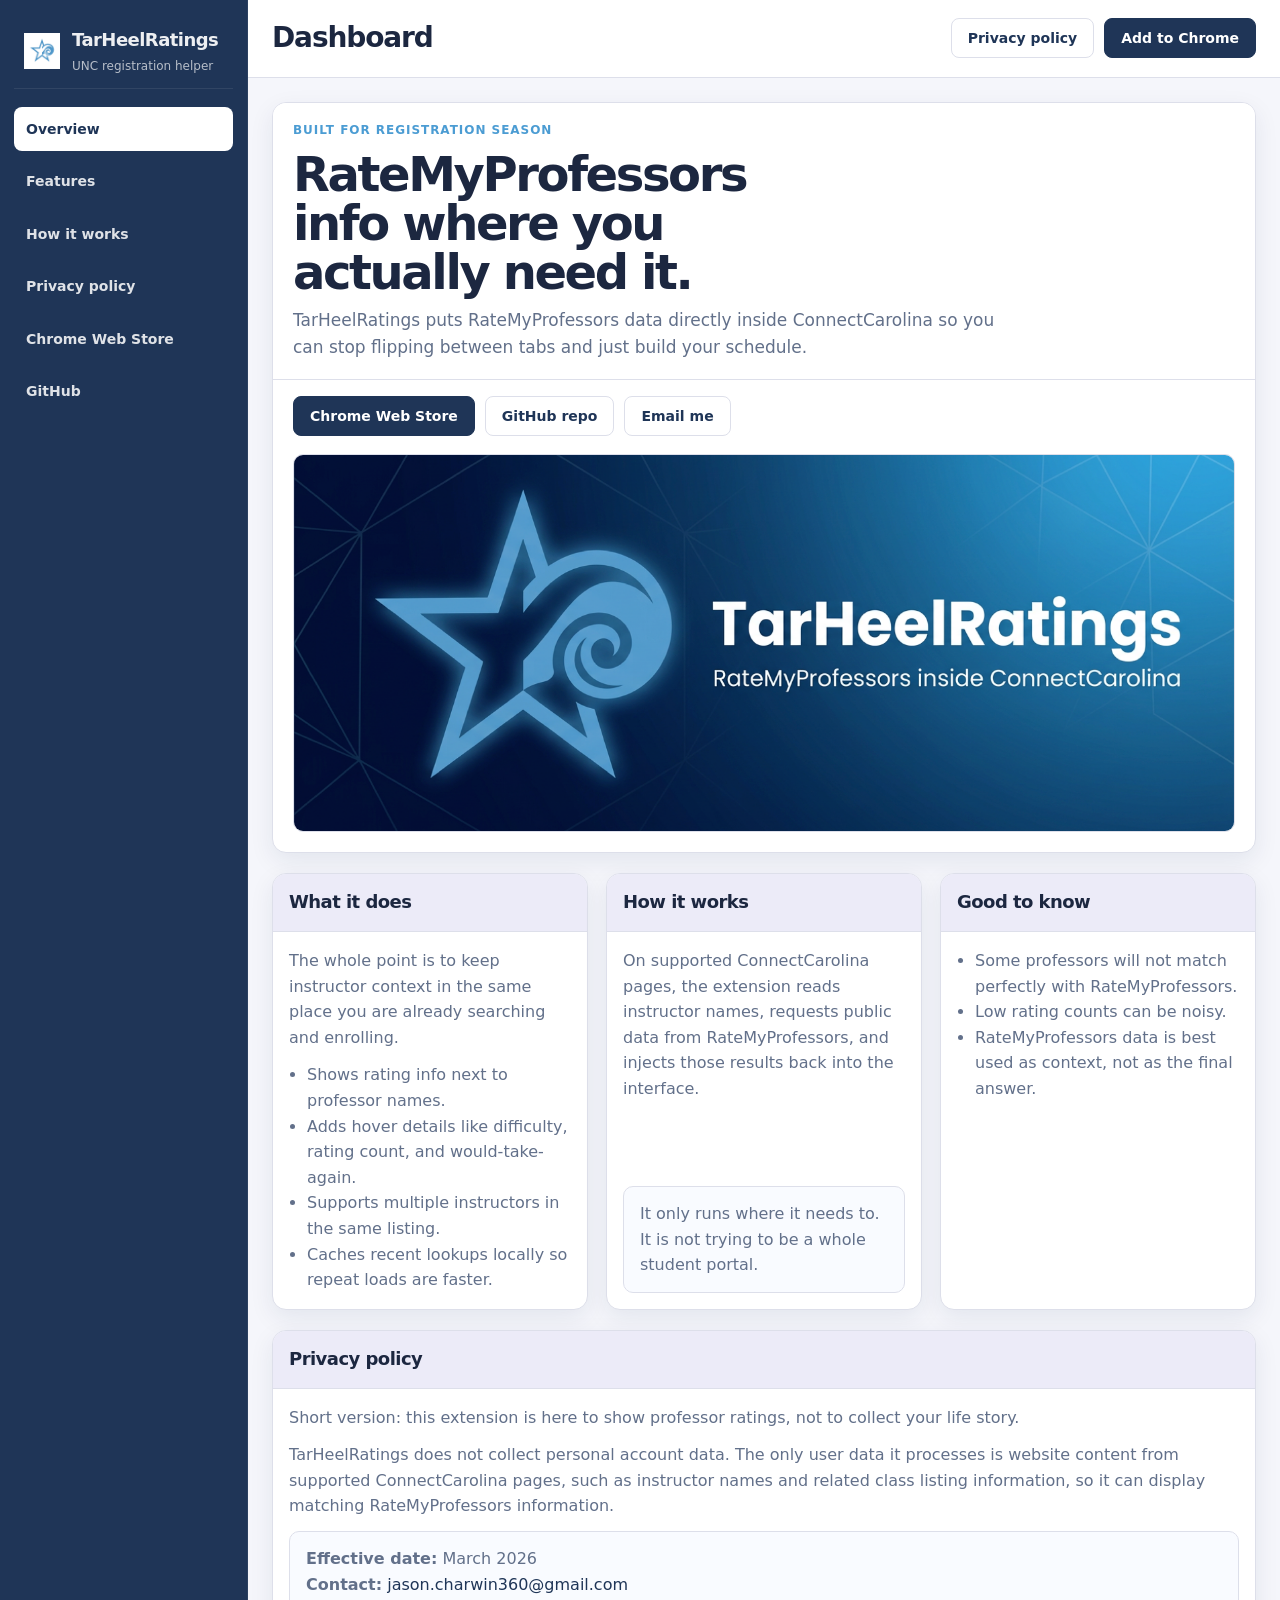
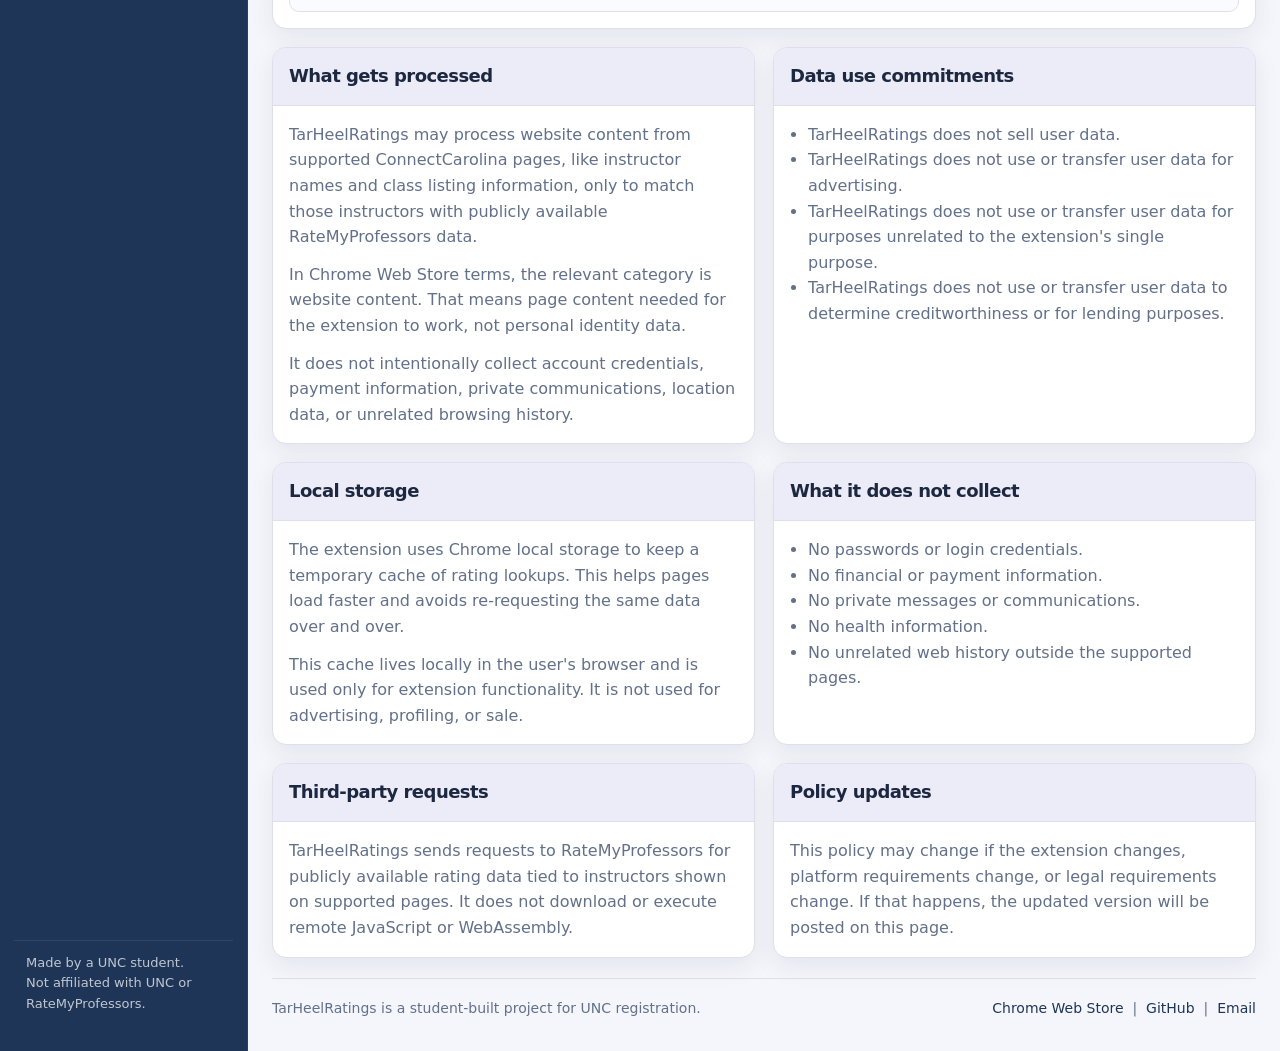
<file: index.html>
<!DOCTYPE html>
<html lang="en">
<head>
    <meta charset="UTF-8">
    <meta name="viewport" content="width=device-width, initial-scale=1.0">
    <title>TarHeelRatings</title>
    <meta name="description" content="TarHeelRatings brings RateMyProfessors information directly into UNC Chapel Hill's ConnectCarolina registration experience.">
    <style>
        :root {
            --cc-navy: #1f3557;
            --cc-navy-2: #253d62;
            --cc-blue: #4b9cd3;
            --cc-bg: #f5f6fb;
            --cc-panel: #ffffff;
            --cc-panel-soft: #ecebf8;
            --cc-line: #dddfea;
            --cc-text: #1c2740;
            --cc-muted: #62708a;
            --cc-shadow: 0 8px 24px rgba(19, 41, 75, 0.08);
            --radius: 14px;
        }

        * {
            box-sizing: border-box;
        }

        html {
            scroll-behavior: smooth;
        }

        body {
            margin: 0;
            font-family: "Inter", "Segoe UI", system-ui, -apple-system, sans-serif;
            color: var(--cc-text);
            background: var(--cc-bg);
            line-height: 1.6;
        }

        a {
            color: var(--cc-navy);
            text-decoration: none;
        }

        a:hover {
            text-decoration: underline;
        }

        .layout {
            min-height: 100vh;
            display: grid;
            grid-template-columns: 248px minmax(0, 1fr);
        }

        .sidebar {
            background: var(--cc-navy);
            color: rgba(255, 255, 255, 0.92);
            padding: 18px 14px 24px;
            display: flex;
            flex-direction: column;
            gap: 18px;
            border-right: 1px solid rgba(255, 255, 255, 0.06);
        }

        .sidebar-brand {
            display: flex;
            align-items: center;
            gap: 12px;
            padding: 8px 10px 12px;
            border-bottom: 1px solid rgba(255, 255, 255, 0.08);
        }

        .sidebar-brand img {
            width: 36px;
            height: 36px;
            display: block;
        }

        .sidebar-brand-text {
            display: flex;
            flex-direction: column;
            gap: 2px;
        }

        .sidebar-brand-text strong {
            font-size: 18px;
            letter-spacing: -0.03em;
        }

        .sidebar-brand-text span {
            font-size: 12px;
            color: rgba(255, 255, 255, 0.68);
        }

        .sidebar-nav {
            display: grid;
            gap: 8px;
        }

        .nav-item {
            display: block;
            padding: 11px 12px;
            border-radius: 8px;
            color: rgba(255, 255, 255, 0.86);
            font-size: 14px;
            font-weight: 600;
        }

        .nav-item.active {
            background: #fff;
            color: var(--cc-navy);
        }

        .nav-item:hover {
            text-decoration: none;
            background: rgba(255, 255, 255, 0.08);
        }

        .nav-item.active:hover {
            background: #fff;
        }

        .sidebar-footer {
            margin-top: auto;
            padding: 12px;
            border-top: 1px solid rgba(255, 255, 255, 0.08);
            font-size: 13px;
            color: rgba(255, 255, 255, 0.72);
        }

        .main {
            min-width: 0;
        }

        .main-topbar {
            display: flex;
            align-items: center;
            justify-content: space-between;
            gap: 16px;
            padding: 16px 24px;
            background: #fff;
            border-bottom: 1px solid var(--cc-line);
        }

        .main-topbar h1 {
            margin: 0;
            font-size: 28px;
            letter-spacing: -0.04em;
            color: var(--cc-text);
        }

        .topbar-actions {
            display: flex;
            gap: 10px;
            flex-wrap: wrap;
        }

        .button {
            display: inline-flex;
            align-items: center;
            justify-content: center;
            min-height: 40px;
            padding: 0 16px;
            border-radius: 8px;
            border: 1px solid var(--cc-line);
            background: #fff;
            color: var(--cc-navy);
            font-size: 14px;
            font-weight: 700;
        }

        .button.primary {
            background: var(--cc-navy);
            border-color: var(--cc-navy);
            color: #fff;
        }

        .button:hover {
            text-decoration: none;
        }

        .content {
            padding: 24px;
        }

        .hero-card {
            background: var(--cc-panel);
            border: 1px solid var(--cc-line);
            box-shadow: var(--cc-shadow);
            border-radius: var(--radius);
            overflow: hidden;
            margin-bottom: 20px;
        }

        .hero-card-header {
            padding: 18px 20px;
            border-bottom: 1px solid var(--cc-line);
            background: #fff;
        }

        .kicker {
            display: block;
            margin-bottom: 10px;
            font-size: 12px;
            font-weight: 800;
            letter-spacing: 0.08em;
            text-transform: uppercase;
            color: var(--cc-blue);
        }

        .hero-card-header h2 {
            margin: 0 0 10px;
            font-size: clamp(32px, 4vw, 48px);
            line-height: 1.02;
            letter-spacing: -0.05em;
            color: var(--cc-text);
            max-width: 13ch;
        }

        .hero-card-header p {
            margin: 0;
            max-width: 68ch;
            color: var(--cc-muted);
            font-size: 17px;
        }

        .hero-card-actions {
            padding: 16px 20px 0;
            display: flex;
            gap: 10px;
            flex-wrap: wrap;
        }

        .hero-card-visual {
            padding: 18px 20px 20px;
        }

        .hero-card-visual img {
            width: 100%;
            display: block;
            border: 1px solid var(--cc-line);
            border-radius: 10px;
            background: #fff;
        }

        .section-block {
            display: grid;
            gap: 18px;
            margin-bottom: 20px;
        }

        .product-grid {
            display: grid;
            grid-template-columns: repeat(3, minmax(0, 1fr));
            gap: 18px;
            align-items: stretch;
        }

        .privacy-layout {
            display: grid;
            gap: 18px;
        }

        .panel {
            background: var(--cc-panel);
            border: 1px solid var(--cc-line);
            border-radius: var(--radius);
            overflow: hidden;
            box-shadow: var(--cc-shadow);
            display: flex;
            flex-direction: column;
            height: 100%;
        }

        .panel-head {
            background: var(--cc-panel-soft);
            border-bottom: 1px solid var(--cc-line);
            padding: 14px 16px;
        }

        .panel-head h3 {
            margin: 0;
            font-size: 18px;
            font-weight: 700;
            letter-spacing: -0.03em;
            color: var(--cc-text);
        }

        .panel-body {
            padding: 16px;
            flex: 1;
            display: flex;
            flex-direction: column;
            gap: 12px;
        }

        .panel-body p,
        .panel-body li {
            margin: 0;
            color: var(--cc-muted);
        }

        .panel-body ul {
            margin: 0;
            padding-left: 18px;
        }

        .meta-note {
            padding: 14px 16px;
            background: #f9fbff;
            border: 1px solid var(--cc-line);
            border-radius: 10px;
            color: var(--cc-muted);
            margin-top: auto;
        }

        .privacy-grid {
            display: grid;
            grid-template-columns: repeat(2, minmax(0, 1fr));
            gap: 18px;
            align-items: stretch;
        }

        .footer {
            margin-top: 20px;
            padding: 18px 0 8px;
            border-top: 1px solid var(--cc-line);
            color: var(--cc-muted);
            font-size: 14px;
            display: flex;
            justify-content: space-between;
            gap: 16px;
        }

        @media (max-width: 980px) {
            .layout {
                grid-template-columns: 1fr;
            }

            .sidebar {
                gap: 12px;
            }

            .product-grid,
            .privacy-grid,
            .footer {
                grid-template-columns: 1fr;
                display: grid;
            }

            .content,
            .main-topbar {
                padding: 18px;
            }
        }
    </style>
</head>
<body>
    <div class="layout">
        <aside class="sidebar">
            <div class="sidebar-brand">
                <img src="icons/logo128px.png" alt="TarHeelRatings logo">
                <div class="sidebar-brand-text">
                    <strong>TarHeelRatings</strong>
                    <span>UNC registration helper</span>
                </div>
            </div>

            <nav class="sidebar-nav">
                <a class="nav-item active" href="#overview">Overview</a>
                <a class="nav-item" href="#features">Features</a>
                <a class="nav-item" href="#how-it-works">How it works</a>
                <a class="nav-item" href="#privacy">Privacy policy</a>
                <a class="nav-item" href="https://chromewebstore.google.com/detail/tarheelratings/cgjnhcegedkmibkaonhkomledeobanbe?authuser=0&hl=en" target="_blank" rel="noreferrer">Chrome Web Store</a>
                <a class="nav-item" href="https://github.com/Thespaceblade/TarHeelRatings" target="_blank" rel="noreferrer">GitHub</a>
            </nav>

            <div class="sidebar-footer">
                Made by a UNC student.<br>
                Not affiliated with UNC or RateMyProfessors.
            </div>
        </aside>

        <main class="main">
            <div class="main-topbar">
                <h1>Dashboard</h1>
                <div class="topbar-actions">
                    <a class="button" href="#privacy">Privacy policy</a>
                    <a class="button primary" href="https://chromewebstore.google.com/detail/tarheelratings/cgjnhcegedkmibkaonhkomledeobanbe?authuser=0&hl=en" target="_blank" rel="noreferrer">Add to Chrome</a>
                </div>
            </div>

            <div class="content">
                <section id="overview" class="hero-card">
                    <div class="hero-card-header">
                        <span class="kicker">Built for registration season</span>
                        <h2>RateMyProfessors info where you actually need it.</h2>
                        <p>
                            TarHeelRatings puts RateMyProfessors data directly inside ConnectCarolina so
                            you can stop flipping between tabs and just build your schedule.
                        </p>
                    </div>
                    <div class="hero-card-actions">
                        <a class="button primary" href="https://chromewebstore.google.com/detail/tarheelratings/cgjnhcegedkmibkaonhkomledeobanbe?authuser=0&hl=en" target="_blank" rel="noreferrer">Chrome Web Store</a>
                        <a class="button" href="https://github.com/Thespaceblade/TarHeelRatings" target="_blank" rel="noreferrer">GitHub repo</a>
                        <a class="button" href="mailto:jason.charwin360@gmail.com">Email me</a>
                    </div>
                    <div class="hero-card-visual">
                        <img src="icons/screenshots/tarheel-marquee-promo-1400x560.png" alt="TarHeelRatings promo banner">
                    </div>
                </section>

                <div class="section-block">
                    <div class="product-grid">
                        <section id="features" class="panel">
                            <div class="panel-head">
                                <h3>What it does</h3>
                            </div>
                            <div class="panel-body">
                                <p>
                                    The whole point is to keep instructor context in the same place you
                                    are already searching and enrolling.
                                </p>
                                <ul>
                                    <li>Shows rating info next to professor names.</li>
                                    <li>Adds hover details like difficulty, rating count, and would-take-again.</li>
                                    <li>Supports multiple instructors in the same listing.</li>
                                    <li>Caches recent lookups locally so repeat loads are faster.</li>
                                </ul>
                            </div>
                        </section>

                        <section id="how-it-works" class="panel">
                            <div class="panel-head">
                                <h3>How it works</h3>
                            </div>
                            <div class="panel-body">
                                <p>
                                    On supported ConnectCarolina pages, the extension reads instructor names,
                                    requests public data from RateMyProfessors, and injects those results back
                                    into the interface.
                                </p>
                                <div class="meta-note">
                                    It only runs where it needs to. It is not trying to be a whole student portal.
                                </div>
                            </div>
                        </section>

                        <section class="panel">
                            <div class="panel-head">
                                <h3>Good to know</h3>
                            </div>
                            <div class="panel-body">
                                <ul>
                                    <li>Some professors will not match perfectly with RateMyProfessors.</li>
                                    <li>Low rating counts can be noisy.</li>
                                    <li>RateMyProfessors data is best used as context, not as the final answer.</li>
                                </ul>
                            </div>
                        </section>
                    </div>
                </div>

                <div id="privacy" class="privacy-layout section-block">
                    <section class="panel">
                        <div class="panel-head">
                            <h3>Privacy policy</h3>
                        </div>
                        <div class="panel-body">
                            <p>
                                Short version: this extension is here to show professor ratings, not to
                                collect your life story.
                            </p>
                            <p>
                                TarHeelRatings does not collect personal account data. The only user data it
                                processes is website content from supported ConnectCarolina pages, such as
                                instructor names and related class listing information, so it can display
                                matching RateMyProfessors information.
                            </p>
                            <div class="meta-note">
                                <strong>Effective date:</strong> March 2026<br>
                                <strong>Contact:</strong> <a href="mailto:jason.charwin360@gmail.com">jason.charwin360@gmail.com</a>
                            </div>
                        </div>
                    </section>

                    <div class="privacy-grid">
                        <article class="panel">
                            <div class="panel-head">
                                <h3>What gets processed</h3>
                            </div>
                            <div class="panel-body">
                                <p>
                                    TarHeelRatings may process website content from supported ConnectCarolina
                                    pages, like instructor names and class listing information, only to match
                                    those instructors with publicly available RateMyProfessors data.
                                </p>
                                <p>
                                    In Chrome Web Store terms, the relevant category is website content.
                                    That means page content needed for the extension to work, not personal
                                    identity data.
                                </p>
                                <p>
                                    It does not intentionally collect account credentials, payment information,
                                    private communications, location data, or unrelated browsing history.
                                </p>
                            </div>
                        </article>

                        <article class="panel">
                            <div class="panel-head">
                                <h3>Data use commitments</h3>
                            </div>
                            <div class="panel-body">
                                <ul>
                                    <li>TarHeelRatings does not sell user data.</li>
                                    <li>TarHeelRatings does not use or transfer user data for advertising.</li>
                                    <li>TarHeelRatings does not use or transfer user data for purposes unrelated to the extension's single purpose.</li>
                                    <li>TarHeelRatings does not use or transfer user data to determine creditworthiness or for lending purposes.</li>
                                </ul>
                            </div>
                        </article>

                        <article class="panel">
                            <div class="panel-head">
                                <h3>Local storage</h3>
                            </div>
                            <div class="panel-body">
                                <p>
                                    The extension uses Chrome local storage to keep a temporary cache of rating
                                    lookups. This helps pages load faster and avoids re-requesting the same data
                                    over and over.
                                </p>
                                <p>
                                    This cache lives locally in the user's browser and is used only for extension
                                    functionality. It is not used for advertising, profiling, or sale.
                                </p>
                            </div>
                        </article>

                        <article class="panel">
                            <div class="panel-head">
                                <h3>What it does not collect</h3>
                            </div>
                            <div class="panel-body">
                                <ul>
                                    <li>No passwords or login credentials.</li>
                                    <li>No financial or payment information.</li>
                                    <li>No private messages or communications.</li>
                                    <li>No health information.</li>
                                    <li>No unrelated web history outside the supported pages.</li>
                                </ul>
                            </div>
                        </article>

                        <article class="panel">
                            <div class="panel-head">
                                <h3>Third-party requests</h3>
                            </div>
                            <div class="panel-body">
                                <p>
                                    TarHeelRatings sends requests to RateMyProfessors for publicly available
                                    rating data tied to instructors shown on supported pages. It does not
                                    download or execute remote JavaScript or WebAssembly.
                                </p>
                            </div>
                        </article>

                        <article class="panel">
                            <div class="panel-head">
                                <h3>Policy updates</h3>
                            </div>
                            <div class="panel-body">
                                <p>
                                    This policy may change if the extension changes, platform requirements change,
                                    or legal requirements change. If that happens, the updated version will be
                                    posted on this page.
                                </p>
                            </div>
                        </article>
                    </div>
                </div>

                <footer class="footer">
                    <div>TarHeelRatings is a student-built project for UNC registration.</div>
                    <div>
                        <a href="https://chromewebstore.google.com/detail/tarheelratings/cgjnhcegedkmibkaonhkomledeobanbe?authuser=0&hl=en" target="_blank" rel="noreferrer">Chrome Web Store</a>
                        &nbsp;|&nbsp;
                        <a href="https://github.com/Thespaceblade/TarHeelRatings" target="_blank" rel="noreferrer">GitHub</a>
                        &nbsp;|&nbsp;
                        <a href="mailto:jason.charwin360@gmail.com">Email</a>
                    </div>
                </footer>
            </div>
        </main>
    </div>
</body>
</html>
</file>
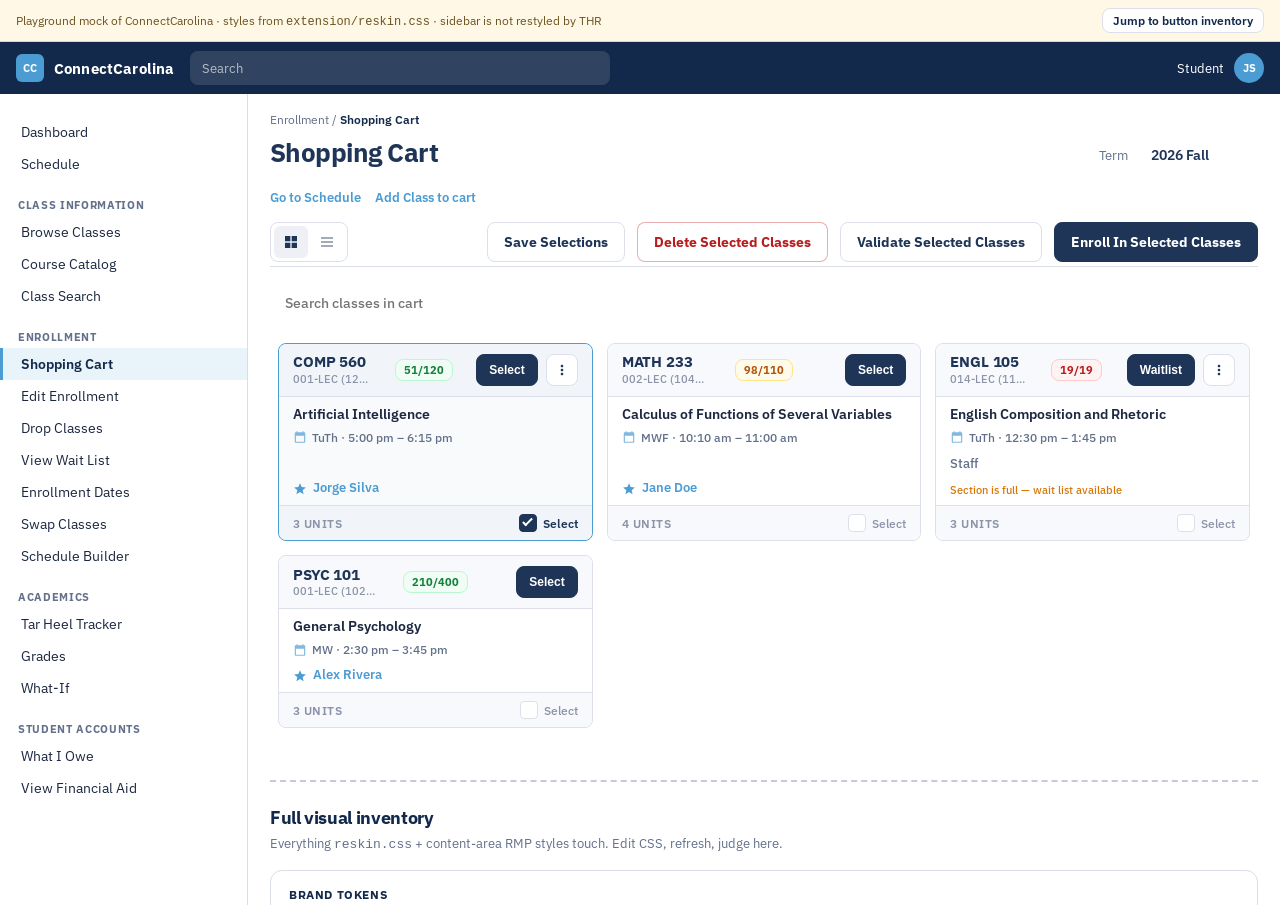
<file: playground/buttons.html>
<!DOCTYPE html>
<html lang="en">
<head>
  <meta charset="UTF-8">
  <meta name="viewport" content="width=device-width, initial-scale=1.0">
  <title>ConnectCarolina mock · THR visual inventory</title>
  <link rel="preconnect" href="https://fonts.googleapis.com">
  <link rel="preconnect" href="https://fonts.gstatic.com" crossorigin>
  <link href="https://fonts.googleapis.com/css2?family=IBM+Plex+Sans:wght@400;500;600;700&display=swap" rel="stylesheet">
  <link rel="stylesheet" href="../extension/reskin.css">
  <link rel="stylesheet" href="../extension/content.css">
  <style>
    :root {
      --cc-primary: #13294b;
      --cc-primary-2: #1a3558;
      --cc-blue: #4b9cd3;
      --cc-bg: #f0f2f5;
      --cc-sidebar: #ffffff;
      --cc-line: #d8dde6;
      --cc-text: #1c2740;
      --cc-muted: #62708a;
      --cc-font: "IBM Plex Sans", "Helvetica Neue", Helvetica, Arial, sans-serif;
    }

    * { box-sizing: border-box; }

    html, body {
      margin: 0;
      height: 100%;
      font-family: var(--cc-font);
      color: var(--cc-text);
      background: var(--cc-bg);
    }

    /* ── Playground banner ── */
    .pg-banner {
      display: flex;
      align-items: center;
      justify-content: space-between;
      gap: 12px;
      padding: 8px 16px;
      background: #fff8e6;
      border-bottom: 1px solid #f0d78c;
      font-size: 12px;
      color: #6b5420;
      z-index: 50;
      position: sticky;
      top: 0;
    }

    .pg-banner a {
      color: #13294b;
      font-weight: 600;
      text-decoration: none;
      border: 1px solid #dddfea;
      background: #fff;
      border-radius: 8px;
      padding: 4px 10px;
    }

    /* ── CX chrome ── */
    .cx-shell {
      display: grid;
      grid-template-rows: 52px 1fr;
      height: calc(100vh - 37px);
      min-height: 640px;
    }

    .cx-topbar {
      display: flex;
      align-items: center;
      gap: 16px;
      padding: 0 16px;
      background: var(--cc-primary);
      color: #fff;
    }

    .cx-brand {
      display: flex;
      align-items: center;
      gap: 10px;
      font-weight: 700;
      font-size: 15px;
      letter-spacing: 0.01em;
      white-space: nowrap;
    }

    .cx-brand-mark {
      width: 28px;
      height: 28px;
      border-radius: 6px;
      background: var(--cc-blue);
      display: grid;
      place-items: center;
      font-size: 11px;
      font-weight: 800;
      color: #fff;
    }

    .cx-top-search {
      flex: 1;
      max-width: 420px;
      height: 34px;
      border-radius: 8px;
      border: none;
      padding: 0 12px;
      font: inherit;
      font-size: 13px;
      background: rgba(255, 255, 255, 0.12);
      color: #fff;
    }

    .cx-top-search::placeholder { color: rgba(255, 255, 255, 0.65); }

    .cx-top-right {
      margin-left: auto;
      display: flex;
      align-items: center;
      gap: 10px;
      font-size: 13px;
    }

    .cx-avatar {
      width: 30px;
      height: 30px;
      border-radius: 50%;
      background: var(--cc-blue);
      display: grid;
      place-items: center;
      font-size: 11px;
      font-weight: 700;
    }

    .cx-body {
      display: grid;
      grid-template-columns: 248px 1fr;
      min-height: 0;
    }

    /* ── Sidebar ── */
    .cx-sidebar {
      background: var(--cc-sidebar);
      border-right: 1px solid var(--cc-line);
      overflow-y: auto;
      padding: 12px 0 24px;
    }

    .cx-nav-section {
      margin-top: 10px;
    }

    .cx-nav-section-title {
      padding: 8px 18px 4px;
      font-size: 11px;
      font-weight: 700;
      letter-spacing: 0.06em;
      text-transform: uppercase;
      color: var(--cc-muted);
    }

    .cx-nav-link {
      display: block;
      padding: 7px 18px;
      font-size: 13.5px;
      color: var(--cc-text);
      text-decoration: none;
      border-left: 3px solid transparent;
    }

    .cx-nav-link:hover {
      background: #f5f7fa;
    }

    .cx-nav-link.active {
      background: rgba(75, 156, 211, 0.12);
      color: var(--cc-primary);
      font-weight: 600;
      border-left-color: var(--cc-blue);
    }

    /* ── Main content ── */
    .cx-main {
      overflow: auto;
      min-width: 0;
    }

    .cx-content {
      padding: 18px 22px 40px;
      max-width: 1400px;
    }

    .cx-breadcrumb {
      font-size: 12px;
      color: var(--cc-muted);
      margin-bottom: 8px;
    }

    .cx-breadcrumb span { color: var(--cc-primary); font-weight: 600; }

    .cx-page-header {
      display: flex;
      align-items: flex-start;
      justify-content: space-between;
      gap: 16px;
      flex-wrap: wrap;
      margin-bottom: 14px;
    }

    .cx-page-header h1 {
      margin: 0;
      font-size: 26px;
      font-weight: 700;
      letter-spacing: -0.02em;
    }

    .cx-term {
      display: flex;
      align-items: center;
      gap: 8px;
      font-size: 13px;
      color: var(--cc-muted);
    }

    .cx-term select {
      appearance: none;
      -webkit-appearance: none;
      padding-right: 28px !important;
      font-weight: 600 !important;
      background-image: url("data:image/svg+xml,%3Csvg xmlns='http://www.w3.org/2000/svg' width='12' height='12' viewBox='0 0 24 24' fill='%231f3557'%3E%3Cpath d='M7 10l5 5 5-5z'/%3E%3C/svg%3E");
      background-repeat: no-repeat;
      background-position: right 10px center;
    }

    .cx-toolbar {
      display: flex;
      flex-wrap: wrap;
      align-items: center;
      gap: 8px;
      padding: 12px 0 4px;
      border-bottom: 1px solid var(--cc-line);
      margin-bottom: 4px;
    }

    .cx-toolbar-spacer { flex: 1; min-width: 8px; }

    .cx-links {
      display: flex;
      gap: 14px;
      margin: 10px 0 4px;
      font-size: 13px;
    }

    .cx-links a {
      color: var(--cc-blue);
      font-weight: 600;
      text-decoration: none;
    }

    .cx-links a:hover { text-decoration: underline; }

    .cx-search-row {
      margin: 10px 0 4px;
    }

    .cx-search-row input#search {
      width: min(360px, 100%);
    }

    /* Inventory strip under the mock */
    .pg-inventory {
      margin-top: 36px;
      padding-top: 24px;
      border-top: 2px dashed #c5c9d8;
    }

    .pg-inventory > h2 {
      margin: 0 0 6px;
      font-size: 18px;
      font-weight: 800;
      letter-spacing: -0.02em;
      text-transform: none;
      color: var(--cc-primary);
    }

    .pg-inventory > p {
      margin: 0 0 18px;
      font-size: 13px;
      color: var(--cc-muted);
    }

    .pg-block {
      background: #fff;
      border: 1px solid var(--cc-line);
      border-radius: 12px;
      padding: 16px 18px 18px;
      margin-bottom: 14px;
    }

    .pg-block h3 {
      margin: 0 0 4px;
      font-size: 12px;
      font-weight: 800;
      letter-spacing: 0.05em;
      text-transform: uppercase;
      color: var(--cc-primary);
    }

    .pg-block .pg-desc {
      margin: 0 0 14px;
      font-size: 12px;
      color: var(--cc-muted);
    }

    .pg-row {
      display: flex;
      flex-wrap: wrap;
      align-items: center;
      gap: 10px;
      margin-bottom: 12px;
    }

    .pg-row:last-child { margin-bottom: 0; }

    .pg-label {
      flex: 0 0 130px;
      font-size: 12px;
      font-weight: 600;
      color: var(--cc-muted);
    }

    .pg-swatch {
      display: inline-flex;
      align-items: center;
      gap: 8px;
      font-size: 12px;
      color: var(--cc-muted);
      margin-right: 10px;
    }

    .pg-dot {
      width: 14px;
      height: 14px;
      border-radius: 50%;
      border: 1px solid var(--cc-line);
    }

    .pg-card-mini {
      width: 280px;
      max-width: 100%;
    }

    .pg-kebab-open .thr-card-kebab-menu {
      display: block;
      position: static;
      margin-top: 8px;
    }

    .pg-list-mock {
      width: 100%;
    }

    .pg-list-mock [role="row"] {
      display: grid;
      grid-template-columns: 28px 1.1fr 1.6fr 1fr 0.7fr 0.8fr;
      gap: 8px;
      align-items: center;
      padding: 8px 12px;
    }

    .pg-list-mock [role="columnheader"] {
      font-size: 11px;
    }

    .pg-modal-inline {
      position: relative;
      max-width: 480px;
      transform: none;
      opacity: 1;
      animation: none;
      max-height: none;
    }

    .pg-tooltip-inline {
      display: flex !important;
      position: static !important;
      pointer-events: auto;
    }

    .is-hidden { display: none !important; }

    /* Mock MUI base */
    .thr-reskin .MuiButton-root,
    .thr-reskin .cx-MuiButton-root,
    .thr-reskin [class*="IconButton"] {
      font-family: inherit;
      appearance: none;
      -webkit-appearance: none;
      background: transparent;
      border: 1px solid transparent;
      color: #1f3557;
    }

    @media (max-width: 900px) {
      .cx-body { grid-template-columns: 1fr; }
      .cx-sidebar { display: none; }
    }
  </style>
</head>
<body>
  <div class="pg-banner">
    <span>Playground mock of ConnectCarolina · styles from <code>extension/reskin.css</code> · sidebar is not restyled by THR</span>
    <a href="#inventory">Jump to button inventory</a>
  </div>

  <div class="cx-shell">
    <header class="cx-topbar">
      <div class="cx-brand">
        <span class="cx-brand-mark">CC</span>
        ConnectCarolina
      </div>
      <input class="cx-top-search" type="search" placeholder="Search" aria-label="Search">
      <div class="cx-top-right">
        <span>Student</span>
        <div class="cx-avatar" aria-hidden="true">JS</div>
      </div>
    </header>

    <div class="cx-body">
      <aside class="cx-sidebar" aria-label="Campus Experience navigation">
        <div class="cx-nav-section">
          <a class="cx-nav-link" href="#">Dashboard</a>
          <a class="cx-nav-link" href="#">Schedule</a>
        </div>
        <div class="cx-nav-section">
          <div class="cx-nav-section-title">Class Information</div>
          <a class="cx-nav-link" href="#">Browse Classes</a>
          <a class="cx-nav-link" href="#">Course Catalog</a>
          <a class="cx-nav-link" href="#">Class Search</a>
        </div>
        <div class="cx-nav-section">
          <div class="cx-nav-section-title">Enrollment</div>
          <a class="cx-nav-link active" href="#">Shopping Cart</a>
          <a class="cx-nav-link" href="#">Edit Enrollment</a>
          <a class="cx-nav-link" href="#">Drop Classes</a>
          <a class="cx-nav-link" href="#">View Wait List</a>
          <a class="cx-nav-link" href="#">Enrollment Dates</a>
          <a class="cx-nav-link" href="#">Swap Classes</a>
          <a class="cx-nav-link" href="#">Schedule Builder</a>
        </div>
        <div class="cx-nav-section">
          <div class="cx-nav-section-title">Academics</div>
          <a class="cx-nav-link" href="#">Tar Heel Tracker</a>
          <a class="cx-nav-link" href="#">Grades</a>
          <a class="cx-nav-link" href="#">What-If</a>
        </div>
        <div class="cx-nav-section">
          <div class="cx-nav-section-title">Student Accounts</div>
          <a class="cx-nav-link" href="#">What I Owe</a>
          <a class="cx-nav-link" href="#">View Financial Aid</a>
        </div>
      </aside>

      <!-- THR only restyles this content area -->
      <main class="cx-main thr-reskin" id="hcx-shopping-cart">
        <div class="cx-content">
          <div class="cx-breadcrumb">Enrollment / <span>Shopping Cart</span></div>

          <div class="cx-page-header">
            <h1>Shopping Cart</h1>
            <div class="cx-term">
              <label for="term">Term</label>
              <select id="term">
                <option>2026 Fall</option>
                <option>2026 Spring</option>
                <option>2025 Fall</option>
              </select>
            </div>
          </div>

          <div class="cx-links">
            <a href="#">Go to Schedule</a>
            <a href="#">Add Class to cart</a>
          </div>

          <div class="cx-toolbar">
            <div class="thr-view-toggle" role="group" aria-label="View mode">
              <button type="button" class="thr-toggle-btn thr-toggle-active" data-view="card" title="Card view" aria-pressed="true">
                <svg width="16" height="16" viewBox="0 0 24 24" fill="currentColor"><path d="M3 3h8v8H3V3zm10 0h8v8h-8V3zM3 13h8v8H3v-8zm10 0h8v8h-8v-8z"/></svg>
              </button>
              <button type="button" class="thr-toggle-btn" data-view="list" title="List view" aria-pressed="false">
                <svg width="16" height="16" viewBox="0 0 24 24" fill="currentColor"><path d="M3 5h18v2H3V5zm0 6h18v2H3v-2zm0 6h18v2H3v-2z"/></svg>
              </button>
            </div>

            <div class="cx-toolbar-spacer"></div>

            <button type="button" class="MuiButton-root MuiButton-outlined">
              <span class="MuiButton-label">Save Selections</span>
            </button>
            <button type="button" class="MuiButton-root MuiButton-outlinedSecondary">
              <span class="MuiButton-label">Delete Selected Classes</span>
            </button>
            <button type="button" class="MuiButton-root MuiButton-outlined">
              <span class="MuiButton-label">Validate Selected Classes</span>
            </button>
            <button type="button" class="MuiButton-root MuiButton-containedPrimary" id="enroll-btn">
              <span class="MuiButton-label">Enroll In Selected Classes</span>
            </button>
          </div>

          <div class="cx-search-row">
            <input id="search" type="text" placeholder="Search classes in cart">
          </div>

          <!-- Card view (THR) -->
          <div class="thr-card-grid" id="card-grid" role="listbox" aria-label="Shopping cart classes">

            <div class="thr-card thr-card-selected" tabindex="0" role="option" aria-selected="true" aria-label="COMP 560 Artificial Intelligence">
              <div class="thr-card-header">
                <div class="thr-card-code-wrap">
                  <div class="thr-card-code">COMP 560</div>
                  <div class="thr-card-section">001-LEC (12780)</div>
                </div>
                <div class="thr-card-header-center">
                  <div class="thr-card-capacity thr-cap-open" title="51 of 120 seats taken">51/120</div>
                </div>
                <div class="thr-card-actions-wrap">
                  <button type="button" class="thr-card-btn-direct">Select</button>
                  <div class="thr-card-kebab-wrap">
                    <button type="button" class="thr-card-kebab-btn" aria-label="More actions" data-kebab>
                      <svg width="16" height="16" viewBox="0 0 24 24" fill="currentColor"><path d="M12 8c1.1 0 2-.9 2-2s-.9-2-2-2-2 .9-2 2 .9 2 2 2zm0 2c-1.1 0-2 .9-2 2s.9 2 2 2 2-.9 2-2-.9-2-2-2zm0 6c-1.1 0-2 .9-2 2s.9 2 2 2 2-.9 2-2-.9-2-2-2z"/></svg>
                    </button>
                    <div class="thr-card-kebab-menu">
                      <button type="button">Delete</button>
                      <button type="button">View details</button>
                    </div>
                  </div>
                </div>
              </div>
              <div class="thr-card-body">
                <div class="thr-card-title-row">
                  <div class="thr-card-title">Artificial Intelligence</div>
                </div>
                <div class="thr-card-schedule">
                  <span class="thr-card-icon"><svg width="14" height="14" viewBox="0 0 24 24" fill="currentColor"><path d="M19 4h-1V2h-2v2H8V2H6v2H5c-1.1 0-2 .9-2 2v14c0 1.1.9 2 2 2h14c1.1 0 2-.9 2-2V6c0-1.1-.9-2-2-2zm0 16H5V10h14v10z"/></svg></span>
                  <span>TuTh · 5:00 pm – 6:15 pm</span>
                </div>
              </div>
              <div class="thr-card-instructor">
                <span class="thr-professor">
                  <span class="thr-rating-icon" aria-hidden="true">
                    <svg width="14" height="14" viewBox="0 0 24 24" fill="#4B9CD3"><path d="M12 17.27L18.18 21l-1.64-7.03L22 9.24l-7.19-.61L12 2 9.19 8.63 2 9.24l5.46 4.73L5.82 21z"/></svg>
                  </span>
                  <a class="thr-link" href="#">Jorge Silva</a>
                  <div class="thr-tooltip">
                    <div class="thr-tooltip-header">Jorge Silva</div>
                    <div class="thr-tooltip-row">
                      <div class="thr-rating-box" style="background:#2e7d32">
                        <div class="thr-rating-num">4.2</div>
                        <div class="thr-rating-denom">/5</div>
                      </div>
                      <div class="thr-details">
                        <span>Difficulty <strong>3.1</strong></span>
                        <span>Would take again <strong>78%</strong></span>
                      </div>
                    </div>
                    <div class="thr-meta">Based on 42 ratings</div>
                  </div>
                </span>
              </div>
              <div class="thr-card-footer">
                <div class="thr-card-units">3 units</div>
                <div class="thr-card-check">
                  <label class="thr-card-select-label">
                    <input type="checkbox" checked>
                    Select
                  </label>
                </div>
              </div>
            </div>

            <div class="thr-card" tabindex="0" role="option" aria-selected="false" aria-label="MATH 233 Calculus III">
              <div class="thr-card-header">
                <div class="thr-card-code-wrap">
                  <div class="thr-card-code">MATH 233</div>
                  <div class="thr-card-section">002-LEC (10412)</div>
                </div>
                <div class="thr-card-header-center">
                  <div class="thr-card-capacity thr-cap-filling" title="Almost full">98/110</div>
                </div>
                <div class="thr-card-actions-wrap">
                  <button type="button" class="thr-card-btn-direct">Select</button>
                </div>
              </div>
              <div class="thr-card-body">
                <div class="thr-card-title-row">
                  <div class="thr-card-title" title="Calculus of Functions of Several Variables">Calculus of Functions of Several Variables</div>
                </div>
                <div class="thr-card-schedule">
                  <span class="thr-card-icon"><svg width="14" height="14" viewBox="0 0 24 24" fill="currentColor"><path d="M19 4h-1V2h-2v2H8V2H6v2H5c-1.1 0-2 .9-2 2v14c0 1.1.9 2 2 2h14c1.1 0 2-.9 2-2V6c0-1.1-.9-2-2-2zm0 16H5V10h14v10z"/></svg></span>
                  <span>MWF · 10:10 am – 11:00 am</span>
                </div>
              </div>
              <div class="thr-card-instructor">
                <span class="thr-professor">
                  <span class="thr-rating-icon" aria-hidden="true">
                    <svg width="14" height="14" viewBox="0 0 24 24" fill="#4B9CD3"><path d="M12 17.27L18.18 21l-1.64-7.03L22 9.24l-7.19-.61L12 2 9.19 8.63 2 9.24l5.46 4.73L5.82 21z"/></svg>
                  </span>
                  <a class="thr-link" href="#">Jane Doe</a>
                  <div class="thr-tooltip">
                    <div class="thr-tooltip-header">Jane Doe</div>
                    <div class="thr-tooltip-row">
                      <div class="thr-rating-box" style="background:#f9a825">
                        <div class="thr-rating-num">3.6</div>
                        <div class="thr-rating-denom">/5</div>
                      </div>
                      <div class="thr-details">
                        <span>Difficulty <strong>3.8</strong></span>
                        <span>Would take again <strong>61%</strong></span>
                      </div>
                    </div>
                    <div class="thr-meta">Based on 18 ratings</div>
                  </div>
                </span>
              </div>
              <div class="thr-card-footer">
                <div class="thr-card-units">4 units</div>
                <div class="thr-card-check">
                  <label class="thr-card-select-label">
                    <input type="checkbox">
                    Select
                  </label>
                </div>
              </div>
            </div>

            <div class="thr-card" tabindex="0" role="option" aria-selected="false" aria-label="ENGL 105 English Composition">
              <div class="thr-card-header">
                <div class="thr-card-code-wrap">
                  <div class="thr-card-code">ENGL 105</div>
                  <div class="thr-card-section">014-LEC (11890)</div>
                </div>
                <div class="thr-card-header-center">
                  <div class="thr-card-capacity thr-cap-full" title="Full">19/19</div>
                </div>
                <div class="thr-card-actions-wrap">
                  <button type="button" class="thr-card-btn-direct">Waitlist</button>
                  <div class="thr-card-kebab-wrap">
                    <button type="button" class="thr-card-kebab-btn" aria-label="More actions" data-kebab>
                      <svg width="16" height="16" viewBox="0 0 24 24" fill="currentColor"><path d="M12 8c1.1 0 2-.9 2-2s-.9-2-2-2-2 .9-2 2 .9 2 2 2zm0 2c-1.1 0-2 .9-2 2s.9 2 2 2 2-.9 2-2-.9-2-2-2zm0 6c-1.1 0-2 .9-2 2s.9 2 2 2 2-.9 2-2-.9-2-2-2z"/></svg>
                    </button>
                    <div class="thr-card-kebab-menu">
                      <button type="button">Delete</button>
                      <button type="button">Swap</button>
                    </div>
                  </div>
                </div>
              </div>
              <div class="thr-card-body">
                <div class="thr-card-title-row">
                  <div class="thr-card-title">English Composition and Rhetoric</div>
                </div>
                <div class="thr-card-schedule">
                  <span class="thr-card-icon"><svg width="14" height="14" viewBox="0 0 24 24" fill="currentColor"><path d="M19 4h-1V2h-2v2H8V2H6v2H5c-1.1 0-2 .9-2 2v14c0 1.1.9 2 2 2h14c1.1 0 2-.9 2-2V6c0-1.1-.9-2-2-2zm0 16H5V10h14v10z"/></svg></span>
                  <span>TuTh · 12:30 pm – 1:45 pm</span>
                </div>
              </div>
              <div class="thr-card-instructor">
                <span class="thr-name-plain">Staff</span>
              </div>
              <div class="thr-card-messages">
                <div class="thr-card-message thr-card-message--warning">
                  <span class="thr-card-message-text">Section is full — wait list available</span>
                </div>
              </div>
              <div class="thr-card-footer">
                <div class="thr-card-units">3 units</div>
                <div class="thr-card-check">
                  <label class="thr-card-select-label">
                    <input type="checkbox">
                    Select
                  </label>
                </div>
              </div>
            </div>

            <div class="thr-card" tabindex="0" role="option" aria-selected="false" aria-label="PSYC 101 Introduction to Psychology">
              <div class="thr-card-header">
                <div class="thr-card-code-wrap">
                  <div class="thr-card-code">PSYC 101</div>
                  <div class="thr-card-section">001-LEC (10201)</div>
                </div>
                <div class="thr-card-header-center">
                  <div class="thr-card-capacity thr-cap-open" title="Open">210/400</div>
                </div>
                <div class="thr-card-actions-wrap">
                  <button type="button" class="thr-card-btn-direct">Select</button>
                </div>
              </div>
              <div class="thr-card-body">
                <div class="thr-card-title-row">
                  <div class="thr-card-title">General Psychology</div>
                </div>
                <div class="thr-card-schedule">
                  <span class="thr-card-icon"><svg width="14" height="14" viewBox="0 0 24 24" fill="currentColor"><path d="M19 4h-1V2h-2v2H8V2H6v2H5c-1.1 0-2 .9-2 2v14c0 1.1.9 2 2 2h14c1.1 0 2-.9 2-2V6c0-1.1-.9-2-2-2zm0 16H5V10h14v10z"/></svg></span>
                  <span>MW · 2:30 pm – 3:45 pm</span>
                </div>
              </div>
              <div class="thr-card-instructor">
                <span class="thr-professor">
                  <span class="thr-rating-icon" aria-hidden="true">
                    <svg width="14" height="14" viewBox="0 0 24 24" fill="#4B9CD3"><path d="M12 17.27L18.18 21l-1.64-7.03L22 9.24l-7.19-.61L12 2 9.19 8.63 2 9.24l5.46 4.73L5.82 21z"/></svg>
                  </span>
                  <a class="thr-link" href="#">Alex Rivera</a>
                  <div class="thr-tooltip">
                    <div class="thr-tooltip-header">Alex Rivera</div>
                    <div class="thr-tooltip-row">
                      <div class="thr-rating-box" style="background:#2e7d32">
                        <div class="thr-rating-num">4.7</div>
                        <div class="thr-rating-denom">/5</div>
                      </div>
                      <div class="thr-details">
                        <span>Difficulty <strong>2.4</strong></span>
                        <span>Would take again <strong>91%</strong></span>
                      </div>
                    </div>
                    <div class="thr-meta">Based on 63 ratings</div>
                  </div>
                </span>
              </div>
              <div class="thr-card-footer">
                <div class="thr-card-units">3 units</div>
                <div class="thr-card-check">
                  <label class="thr-card-select-label">
                    <input type="checkbox">
                    Select
                  </label>
                </div>
              </div>
            </div>
          </div>


          <!-- List view (THR data grid) -->
          <div class="pg-list-mock is-hidden" id="list-grid" aria-label="Enrollment_Classes" role="grid">
            <div role="row">
              <div role="columnheader"></div>
              <div role="columnheader">Class</div>
              <div role="columnheader">Description</div>
              <div role="columnheader">Days / Time</div>
              <div role="columnheader">Instructor</div>
              <div role="columnheader">Status</div>
            </div>
            <div role="row">
              <div role="gridcell"><input type="checkbox" checked></div>
              <div role="rowheader"><a class="cx-MuiLink-root" href="#">COMP 560</a><div>001-LEC</div></div>
              <div role="gridcell" class="thr-list-col-desc"><div class="MuiGrid-item">Artificial Intelligence</div></div>
              <div role="gridcell">TuTh 5:00–6:15pm</div>
              <div role="gridcell" class="thr-list-col-instr">
                <span class="thr-professor">
                  <span class="thr-rating-icon" aria-hidden="true">
                    <svg width="14" height="14" viewBox="0 0 24 24" fill="#4B9CD3"><path d="M12 17.27L18.18 21l-1.64-7.03L22 9.24l-7.19-.61L12 2 9.19 8.63 2 9.24l5.46 4.73L5.82 21z"/></svg>
                  </span>
                  <a class="thr-link" href="#">Jorge Silva</a>
                </span>
              </div>
              <div role="gridcell">Open</div>
            </div>
            <div role="row">
              <div role="gridcell"><input type="checkbox"></div>
              <div role="rowheader"><a class="cx-MuiLink-root" href="#">MATH 233</a><div>002-LEC</div></div>
              <div role="gridcell" class="thr-list-col-desc"><div class="MuiGrid-item">Calculus of Functions of Several Variables</div></div>
              <div role="gridcell">MWF 10:10–11:00am</div>
              <div role="gridcell" class="thr-list-col-instr"><span class="thr-name-plain">Jane Doe</span></div>
              <div role="gridcell">Open</div>
            </div>
            <div role="row">
              <div role="gridcell"><input type="checkbox"></div>
              <div role="rowheader"><a class="cx-MuiLink-root" href="#">ENGL 105</a><div>014-LEC</div></div>
              <div role="gridcell" class="thr-list-col-desc"><div class="MuiGrid-item">English Composition and Rhetoric</div></div>
              <div role="gridcell">TuTh 12:30–1:45pm</div>
              <div role="gridcell" class="thr-list-col-instr"><span class="thr-name-plain">Staff</span></div>
              <div role="gridcell">Full</div>
            </div>
          </div>

          <!-- Full visual inventory -->
          <section class="pg-inventory" id="inventory">
            <h2>Full visual inventory</h2>
            <p>Everything <code>reskin.css</code> + content-area RMP styles touch. Edit CSS, refresh, judge here.</p>

            <div class="pg-block">
              <h3>Brand tokens</h3>
              <p class="pg-desc"><code>.thr-reskin</code> custom properties</p>
              <div class="pg-row">
                <span class="pg-swatch"><span class="pg-dot" style="background:#13294B"></span> Carolina navy <code>#13294B</code></span>
                <span class="pg-swatch"><span class="pg-dot" style="background:#4B9CD3"></span> Carolina blue <code>#4B9CD3</code></span>
                <span class="pg-swatch"><span class="pg-dot" style="background:#7DB8E0"></span> Blue light</span>
                <span class="pg-swatch"><span class="pg-dot" style="background:#1f3557"></span> Button navy <code>#1f3557</code></span>
                <span class="pg-swatch"><span class="pg-dot" style="background:#dddfea"></span> Border <code>#dddfea</code></span>
                <span class="pg-swatch"><span class="pg-dot" style="background:#b91c1c"></span> Danger</span>
                <span class="pg-swatch"><span class="pg-dot" style="background:#1a1a2e"></span> Text</span>
                <span class="pg-swatch"><span class="pg-dot" style="background:#5a6178"></span> Secondary text</span>
              </div>
            </div>

            <div class="pg-block">
              <h3>Page chrome</h3>
              <p class="pg-desc">Background + <code>h1</code> under <code>.thr-reskin</code></p>
              <div class="pg-row">
                <span class="pg-label">Title</span>
                <h1 style="margin:0">Shopping Cart</h1>
              </div>
            </div>

            <div class="pg-block">
              <h3>MUI / CX action buttons</h3>
              <p class="pg-desc">Toolbar Save / Delete / Validate / Enroll overrides</p>
              <div class="pg-row">
                <span class="pg-label">Primary</span>
                <button type="button" class="MuiButton-root MuiButton-containedPrimary"><span class="MuiButton-label">Enroll</span></button>
                <button type="button" class="cx-MuiButton-root Primary"><span class="cx-MuiButton-label">Save</span></button>
                <button type="button" class="MuiButton-root MuiButton-containedPrimary" disabled><span class="MuiButton-label">Disabled</span></button>
              </div>
              <div class="pg-row">
                <span class="pg-label">Danger</span>
                <button type="button" class="MuiButton-root MuiButton-outlinedSecondary"><span class="MuiButton-label">Delete</span></button>
                <button type="button" class="MuiButton-root MuiButton-outlinedSecondary" disabled><span class="MuiButton-label">Disabled</span></button>
              </div>
              <div class="pg-row">
                <span class="pg-label">Outlined</span>
                <button type="button" class="MuiButton-root MuiButton-outlined"><span class="MuiButton-label">Validate</span></button>
                <button type="button" class="cx-MuiButton-root"><span class="cx-MuiButton-label">Cancel</span></button>
              </div>
              <div class="pg-row">
                <span class="pg-label">Icon</span>
                <button type="button" class="MuiIconButton-root" aria-label="More">
                  <svg viewBox="0 0 24 24" fill="currentColor" width="18" height="18"><path d="M12 8c1.1 0 2-.9 2-2s-.9-2-2-2-2 .9-2 2 .9 2 2 2zm0 2c-1.1 0-2 .9-2 2s.9 2 2 2 2-.9 2-2-.9-2-2-2zm0 6c-1.1 0-2 .9-2 2s.9 2 2 2 2-.9 2-2-.9-2-2-2z"/></svg>
                </button>
              </div>
              <div class="pg-row">
                <span class="pg-label">Busy shimmer</span>
                <button type="button" class="MuiButton-root MuiButton-containedPrimary" id="busy-demo"><span class="MuiButton-label">Submit</span></button>
                <button type="button" class="MuiButton-root MuiButton-outlined" id="busy-replay"><span class="MuiButton-label">Replay</span></button>
              </div>
            </div>

            <div class="pg-block">
              <h3>Inputs</h3>
              <p class="pg-desc">Search + MUI InputBase — flat 8px, same language as buttons</p>
              <div class="pg-row">
                <span class="pg-label">Search</span>
                <input id="search-inventory" type="text" placeholder="Search classes in cart" style="width:280px">
              </div>
              <div class="pg-row">
                <span class="pg-label">MUI field</span>
                <div class="MuiInputBase-root" style="width:280px">
                  <input class="MuiInputBase-input" type="text" placeholder="Autocomplete / select">
                </div>
              </div>
            </div>

            <div class="pg-block">
              <h3>View toggle</h3>
              <p class="pg-desc"><code>.thr-view-toggle</code> / <code>.thr-toggle-btn</code></p>
              <div class="pg-row">
                <span class="pg-label">Default</span>
                <div class="thr-view-toggle" role="group">
                  <button type="button" class="thr-toggle-btn thr-toggle-active" aria-pressed="true">
                    <svg width="16" height="16" viewBox="0 0 24 24" fill="currentColor"><path d="M3 3h8v8H3V3zm10 0h8v8h-8V3zM3 13h8v8H3v-8zm10 0h8v8h-8v-8z"/></svg>
                  </button>
                  <button type="button" class="thr-toggle-btn" aria-pressed="false">
                    <svg width="16" height="16" viewBox="0 0 24 24" fill="currentColor"><path d="M3 5h18v2H3V5zm0 6h18v2H3v-2zm0 6h18v2H3v-2z"/></svg>
                  </button>
                </div>
              </div>
            </div>

            <div class="pg-block">
              <h3>Card grid anatomy</h3>
              <p class="pg-desc">Default / selected / capacity / messages / checkbox / direct CTA / kebab</p>
              <div class="pg-row" style="align-items:flex-start">
                <div class="thr-card pg-card-mini" tabindex="0">
                  <div class="thr-card-header">
                    <div class="thr-card-code-wrap">
                      <div class="thr-card-code">COMP 560</div>
                      <div class="thr-card-section">001-LEC (12780)</div>
                    </div>
                    <div class="thr-card-header-center">
                      <div class="thr-card-capacity thr-cap-open">51/120</div>
                    </div>
                    <div class="thr-card-actions-wrap">
                      <button type="button" class="thr-card-btn-direct">Select</button>
                    </div>
                  </div>
                  <div class="thr-card-body">
                    <div class="thr-card-title-row"><div class="thr-card-title">Default card</div></div>
                    <div class="thr-card-schedule"><span>TuTh · 5:00 pm – 6:15 pm</span></div>
                  </div>
                  <div class="thr-card-instructor">
                    <span class="thr-professor">
                      <span class="thr-rating-icon" aria-hidden="true">
                        <svg width="14" height="14" viewBox="0 0 24 24" fill="#4B9CD3"><path d="M12 17.27L18.18 21l-1.64-7.03L22 9.24l-7.19-.61L12 2 9.19 8.63 2 9.24l5.46 4.73L5.82 21z"/></svg>
                      </span>
                      <a class="thr-link" href="#">Jorge Silva</a>
                    </span>
                  </div>
                  <div class="thr-card-footer">
                    <div class="thr-card-units">3 units</div>
                    <div class="thr-card-check">
                      <label class="thr-card-select-label"><input type="checkbox"> Select</label>
                    </div>
                  </div>
                </div>

                <div class="thr-card thr-card-selected pg-card-mini" tabindex="0">
                  <div class="thr-card-header">
                    <div class="thr-card-code-wrap">
                      <div class="thr-card-code">MATH 233</div>
                      <div class="thr-card-section">002-LEC</div>
                    </div>
                    <div class="thr-card-header-center">
                      <div class="thr-card-capacity thr-cap-filling">98/110</div>
                    </div>
                    <div class="thr-card-actions-wrap pg-kebab-open">
                      <button type="button" class="thr-card-btn-direct">Select</button>
                      <div class="thr-card-kebab-wrap">
                        <button type="button" class="thr-card-kebab-btn" aria-label="More">
                          <svg width="16" height="16" viewBox="0 0 24 24" fill="currentColor"><path d="M12 8c1.1 0 2-.9 2-2s-.9-2-2-2-2 .9-2 2 .9 2 2 2zm0 2c-1.1 0-2 .9-2 2s.9 2 2 2 2-.9 2-2-.9-2-2-2zm0 6c-1.1 0-2 .9-2 2s.9 2 2 2 2-.9 2-2-.9-2-2-2z"/></svg>
                        </button>
                        <div class="thr-card-kebab-menu thr-kebab-open">
                          <button type="button">Delete</button>
                          <a href="#">View details</a>
                        </div>
                      </div>
                    </div>
                  </div>
                  <div class="thr-card-body">
                    <div class="thr-card-title-row"><div class="thr-card-title">Selected + kebab open</div></div>
                    <div class="thr-card-schedule"><span>MWF · 10:10 am – 11:00 am</span></div>
                  </div>
                  <div class="thr-card-instructor">
                    <span class="thr-professor">
                      <span class="thr-rating-icon" aria-hidden="true">
                        <svg width="14" height="14" viewBox="0 0 24 24" fill="#4B9CD3"><path d="M12 17.27L18.18 21l-1.64-7.03L22 9.24l-7.19-.61L12 2 9.19 8.63 2 9.24l5.46 4.73L5.82 21z"/></svg>
                      </span>
                      <a class="thr-link" href="#">Jane Doe</a>
                    </span>
                  </div>
                  <div class="thr-card-footer">
                    <div class="thr-card-units">4 units</div>
                    <div class="thr-card-check">
                      <label class="thr-card-select-label"><input type="checkbox" checked> Select</label>
                    </div>
                  </div>
                </div>

                <div class="thr-card pg-card-mini" tabindex="0">
                  <div class="thr-card-header">
                    <div class="thr-card-code-wrap">
                      <div class="thr-card-code">ENGL 105</div>
                      <div class="thr-card-section">014-LEC</div>
                    </div>
                    <div class="thr-card-header-center">
                      <div class="thr-card-capacity thr-cap-full">19/19</div>
                    </div>
                    <div class="thr-card-actions-wrap">
                      <button type="button" class="thr-card-btn-direct">Waitlist</button>
                    </div>
                  </div>
                  <div class="thr-card-body">
                    <div class="thr-card-title-row"><div class="thr-card-title">Warning + error msgs</div></div>
                    <div class="thr-card-schedule"><span>TuTh · 12:30 pm – 1:45 pm</span></div>
                  </div>
                  <div class="thr-card-messages">
                    <div class="thr-card-message thr-card-message--warning"><span class="thr-card-message-text">Wait list available</span></div>
                    <div class="thr-card-message thr-card-message--error"><span class="thr-card-message-text">Time conflict with COMP 560</span></div>
                  </div>
                  <div class="thr-card-footer">
                    <div class="thr-card-units">3 units</div>
                    <div class="thr-card-check">
                      <label class="thr-card-select-label"><input type="checkbox"> Select</label>
                    </div>
                  </div>
                </div>
              </div>
              <div class="pg-row" style="margin-top:12px">
                <span class="pg-label">Capacity chips</span>
                <span class="thr-card-capacity thr-cap-open">Open</span>
                <span class="thr-card-capacity thr-cap-filling">Filling</span>
                <span class="thr-card-capacity thr-cap-full">Full</span>
              </div>
              <div class="pg-row">
                <span class="pg-label">Card actions</span>
                <button type="button" class="thr-card-btn-direct">Select</button>
                <button type="button" class="thr-card-btn-direct">Enroll</button>
                <button type="button" class="thr-card-btn-direct">Waitlist</button>
                <button type="button" class="thr-card-kebab-btn" aria-label="Kebab">
                  <svg width="16" height="16" viewBox="0 0 24 24" fill="currentColor"><path d="M12 8c1.1 0 2-.9 2-2s-.9-2-2-2-2 .9-2 2 .9 2 2 2zm0 2c-1.1 0-2 .9-2 2s.9 2 2 2 2-.9 2-2-.9-2-2-2zm0 6c-1.1 0-2 .9-2 2s.9 2 2 2 2-.9 2-2-.9-2-2-2z"/></svg>
                </button>
              </div>
            </div>

            <div class="pg-block">
              <h3>List view data grid</h3>
              <p class="pg-desc"><code>[aria-label="Enrollment_Classes"]</code> — also switchable via toolbar toggle above</p>
              <div class="pg-list-mock" aria-label="Enrollment_Classes" role="grid">
                <div role="row">
                  <div role="columnheader"></div>
                  <div role="columnheader">Class</div>
                  <div role="columnheader">Description</div>
                  <div role="columnheader">Days / Time</div>
                  <div role="columnheader">Instructor</div>
                  <div role="columnheader">Status</div>
                </div>
                <div role="row">
                  <div role="gridcell"><input type="checkbox"></div>
                  <div role="rowheader"><a class="cx-MuiLink-root" href="#">COMP 110</a></div>
                  <div role="gridcell"><div class="MuiGrid-item">Intro to Programming</div></div>
                  <div role="gridcell">MWF 9:05–9:55am</div>
                  <div role="gridcell">Kris Jordan</div>
                  <div role="gridcell">Open</div>
                </div>
              </div>
            </div>

            <div class="pg-block">
              <h3>RateMyProfessors badges</h3>
              <p class="pg-desc">From <code>content.css</code> — injected into instructor cells</p>
              <div class="pg-row">
                <span class="pg-label">With rating</span>
                <span class="thr-professor">
                  <span class="thr-rating-icon" aria-hidden="true">
                    <svg width="14" height="14" viewBox="0 0 24 24" fill="#4B9CD3"><path d="M12 17.27L18.18 21l-1.64-7.03L22 9.24l-7.19-.61L12 2 9.19 8.63 2 9.24l5.46 4.73L5.82 21z"/></svg>
                  </span>
                  <a class="thr-link" href="#">Jorge Silva</a>
                </span>
              </div>
              <div class="pg-row">
                <span class="pg-label">No RMP data</span>
                <span class="thr-name-plain">Unknown Instructor</span>
              </div>
              <div class="pg-row" style="align-items:flex-start">
                <span class="pg-label">Tooltip</span>
                <div class="thr-tooltip pg-tooltip-inline">
                  <div class="thr-tooltip-header">Jorge Silva</div>
                  <div class="thr-tooltip-row">
                    <div class="thr-rating-box" style="background:#2e7d32">
                      <div class="thr-rating-num">4.2</div>
                      <div class="thr-rating-denom">/5</div>
                    </div>
                    <div class="thr-details">
                      <span>Difficulty <strong>3.1</strong></span>
                      <span>Would take again <strong>78%</strong></span>
                    </div>
                  </div>
                  <div class="thr-meta">Based on 42 ratings</div>
                </div>
              </div>
            </div>

            <div class="pg-block">
              <h3>Modal + detail panel</h3>
              <p class="pg-desc">Leftover modal chrome + detail grid (tutorial removed; CSS still ships)</p>
              <div class="thr-modal pg-modal-inline">
                <div class="thr-modal-header">
                  <div class="thr-modal-title">COMP 560 · Class details</div>
                  <button type="button" class="thr-modal-close" aria-label="Close">
                    <svg width="18" height="18" viewBox="0 0 24 24" fill="currentColor"><path d="M19 6.41 17.59 5 12 10.59 6.41 5 5 6.41 10.59 12 5 17.59 6.41 19 12 13.41 17.59 19 19 17.59 13.41 12z"/></svg>
                  </button>
                </div>
                <div class="thr-modal-content">
                  <div class="thr-detail-grid">
                    <div class="thr-detail-col">
                      <div class="thr-detail-heading">Information</div>
                      <div class="thr-detail-row">
                        <div class="thr-detail-label">Units</div>
                        <div class="thr-detail-value">3</div>
                      </div>
                      <div class="thr-detail-row">
                        <div class="thr-detail-label">Status</div>
                        <div class="thr-detail-value">Open</div>
                      </div>
                      <div class="thr-detail-row thr-detail-row--long">
                        <div class="thr-detail-label">Description</div>
                        <div class="thr-detail-value">Introduction to artificial intelligence concepts and methods.</div>
                      </div>
                    </div>
                    <div class="thr-detail-col">
                      <div class="thr-detail-heading">Meeting</div>
                      <div class="thr-detail-row">
                        <div class="thr-detail-label">Days</div>
                        <div class="thr-detail-value">TuTh</div>
                      </div>
                      <div class="thr-detail-row">
                        <div class="thr-detail-label">Time</div>
                        <div class="thr-detail-value">5:00 pm – 6:15 pm</div>
                      </div>
                    </div>
                  </div>
                </div>
              </div>
            </div>
          </section>
        </div>
      </main>
    </div>
  </div>

  <script>
    (function () {
      var cardGrid = document.getElementById('card-grid');
      var listGrid = document.getElementById('list-grid');

      document.querySelectorAll('.thr-view-toggle').forEach(function (group) {
        group.addEventListener('click', function (e) {
          var btn = e.target.closest('.thr-toggle-btn');
          if (!btn) return;
          group.querySelectorAll('.thr-toggle-btn').forEach(function (b) {
            var on = b === btn;
            b.classList.toggle('thr-toggle-active', on);
            b.setAttribute('aria-pressed', on ? 'true' : 'false');
          });
          var view = btn.getAttribute('data-view');
          if (!view || !cardGrid || !listGrid) return;
          var isCard = view === 'card';
          cardGrid.classList.toggle('is-hidden', !isCard);
          listGrid.classList.toggle('is-hidden', isCard);
        });
      });

      document.querySelectorAll('[data-kebab]').forEach(function (btn) {
        btn.addEventListener('click', function (e) {
          e.stopPropagation();
          var wrap = btn.closest('.thr-card-kebab-wrap');
          var menu = wrap.querySelector('.thr-card-kebab-menu');
          var open = menu.classList.toggle('thr-kebab-open');
          if (open) {
            var close = function (ev) {
              if (!wrap.contains(ev.target)) {
                menu.classList.remove('thr-kebab-open');
                document.removeEventListener('click', close, true);
              }
            };
            setTimeout(function () { document.addEventListener('click', close, true); }, 0);
          }
        });
      });

      document.querySelectorAll('.thr-card').forEach(function (card) {
        var cb = card.querySelector('input[type="checkbox"]');
        if (!cb) return;
        cb.addEventListener('change', function () {
          card.classList.toggle('thr-card-selected', cb.checked);
          card.setAttribute('aria-selected', String(cb.checked));
        });
      });

      var busy = document.getElementById('busy-demo');
      var replay = document.getElementById('busy-replay');
      var enroll = document.getElementById('enroll-btn');
      function playBusy(el) {
        if (!el) return;
        el.classList.remove('thr-btn-busy');
        void el.offsetWidth;
        el.classList.add('thr-btn-busy');
        setTimeout(function () { el.classList.remove('thr-btn-busy'); }, 700);
      }
      if (replay) replay.addEventListener('click', function () { playBusy(busy); });
      if (enroll) enroll.addEventListener('click', function () { playBusy(enroll); });
    })();
  </script>
</body>
</html>
</file>
<file: extension/reskin.css>
/* ═══════════════════════════════════════════════════════════════════════════
   TarHeelRatings – Shopping Cart Reskin (content area only)
   Scoped under .thr-reskin. Does NOT modify sidebar or navigation.
   Flat marketing language: 8px radius, hairline borders, no clay glow.
   ═══════════════════════════════════════════════════════════════════════════ */

/* ── 0. Custom Properties ── */
.thr-reskin {
    --thr-carolina-blue: #4B9CD3;
    --thr-carolina-blue-dark: #13294B;
    --thr-carolina-blue-light: #7DB8E0;

    --thr-bg-primary: #ffffff;
    --thr-bg-card: #ffffff;
    --thr-bg-card-2: #f8f9fc;
    --thr-surface-blue: rgba(75, 156, 211, 0.08);
    --thr-surface-blue-2: rgba(75, 156, 211, 0.12);
    --thr-text-primary: #1c2740;
    --thr-text-secondary: #62708a;
    --thr-text-muted: #8a93a8;
    --thr-border: #dddfea;

    --thr-btn-radius: 8px;
    --thr-btn-border: #dddfea;
    --thr-btn-navy: #1f3557;
    --thr-btn-navy-hover: #253d62;

    --thr-radius: 8px;
    --thr-radius-sm: 8px;
    --thr-radius-xs: 8px;
    --thr-transition: 0.15s ease;

    /* Kept as transparent no-ops so older rules don't reintroduce glow */
    --thr-shadow-sm: none;
    --thr-shadow-md: none;
    --thr-shadow-lg: none;
    --thr-shadow-inset: none;
    --thr-shadow-inset-soft: none;
}


/* ── 1. Main Content Background ── */
.thr-reskin {
    background: #ffffff !important;
}

/* ── 2. Page Title ── */
.thr-reskin h1 {
    color: var(--thr-btn-navy) !important;
    font-weight: 800 !important;
    letter-spacing: -0.02em !important;
}


/* ── 3. Action Buttons ──
   Flat marketing / kebab language: 8px radius, hairline border, no clay shadows */
.thr-reskin .MuiButton-root:not([class*="text"]),
.thr-reskin [class*="MuiButton-root"]:not([class*="text"]),
.thr-reskin .cx-MuiButton-root:not([class*="text"]) {
    border-radius: var(--thr-btn-radius) !important;
    font-weight: 700 !important;
    font-size: 14px !important;
    text-transform: none !important;
    padding: 0 16px !important;
    height: 40px !important;
    min-height: 40px !important;
    transition: background 0.15s ease, border-color 0.15s ease, color 0.15s ease !important;
    box-shadow: none !important;
    border: 1px solid var(--thr-btn-border) !important;
    display: inline-flex !important;
    align-items: center !important;
    justify-content: center !important;
    gap: 6px !important;
    line-height: 1 !important;
    cursor: pointer !important;
    white-space: nowrap !important;
    background: #ffffff !important;
    background-image: none !important;
    color: var(--thr-btn-navy) !important;
    overflow: hidden !important;
    position: relative !important;
}

/* Force inner labels to be horizontal and hide noisy sub-text */
.thr-reskin .cx-MuiButton-label,
.thr-reskin .MuiButton-label {
    display: flex !important;
    align-items: center !important;
    justify-content: center !important;
    width: 100% !important;
    gap: 6px !important;
    background: transparent !important;
    box-shadow: none !important;
    border: none !important;
    border-radius: 0 !important;
    padding: 0 !important;
    margin: 0 !important;
}

.thr-reskin .MuiButton-root [class*="body2"],
.thr-reskin .MuiButton-root [class*="caption"],
.thr-reskin .MuiButton-root [class*="subtitle"],
.thr-reskin .MuiButton-root p,
.thr-reskin .MuiButton-root div:not([class*="label"]),
.thr-reskin .cx-MuiButton-root [class*="body2"],
.thr-reskin .cx-MuiButton-root [class*="caption"],
.thr-reskin .cx-MuiButton-root [class*="subtitle"],
.thr-reskin .cx-MuiButton-root p,
.thr-reskin .cx-MuiButton-root div:not([class*="label"]) {
    display: none !important;
}

.thr-reskin .MuiButton-root:not([class*="text"]):active,
.thr-reskin .cx-MuiButton-root:not([class*="text"]):active {
    box-shadow: none !important;
}

.thr-reskin .MuiButton-root:not([class*="text"]):focus-visible,
.thr-reskin .cx-MuiButton-root:not([class*="text"]):focus-visible {
    outline: 2px solid var(--thr-carolina-blue) !important;
    outline-offset: 2px !important;
}

.thr-reskin .MuiButton-root[class*="containedPrimary"],
.thr-reskin .cx-MuiButton-root[class*="Primary"] {
    background: var(--thr-btn-navy) !important;
    border-color: var(--thr-btn-navy) !important;
    color: #ffffff !important;
}

.thr-reskin .MuiButton-root[class*="containedPrimary"]:hover,
.thr-reskin .cx-MuiButton-root[class*="Primary"]:hover {
    background: var(--thr-btn-navy-hover) !important;
    border-color: var(--thr-btn-navy-hover) !important;
}

.thr-reskin .MuiButton-root[class*="containedPrimary"]:active,
.thr-reskin .cx-MuiButton-root[class*="Primary"]:active {
    background: #1a2d4a !important;
    border-color: #1a2d4a !important;
    box-shadow: none !important;
}

.thr-reskin .MuiButton-root[class*="outlinedSecondary"],
.thr-reskin .cx-MuiButton-root[class*="Secondary"] {
    border: 1px solid rgba(185, 28, 28, 0.35) !important;
    color: #b91c1c !important;
    background: #ffffff !important;
    box-shadow: none !important;
}

.thr-reskin .MuiButton-root[class*="outlinedSecondary"]:hover,
.thr-reskin .cx-MuiButton-root[class*="Secondary"]:hover {
    background: #fff5f5 !important;
    border-color: rgba(185, 28, 28, 0.55) !important;
}

.thr-reskin .MuiButton-root[class*="outlinedSecondary"]:active,
.thr-reskin .cx-MuiButton-root[class*="Secondary"]:active {
    background: #fee2e2 !important;
    box-shadow: none !important;
}

.thr-reskin .MuiButton-root[class*="outlined"]:not([class*="Secondary"]):not([class*="text"]),
.thr-reskin .cx-MuiButton-root[class*="outlined"]:not([class*="Secondary"]):not([class*="text"]),
.thr-reskin .cx-MuiButton-root:not([class*="Primary"]):not([class*="Secondary"]):not([class*="text"]) {
    border: 1px solid var(--thr-btn-border) !important;
    color: var(--thr-btn-navy) !important;
    background: #ffffff !important;
}

.thr-reskin .MuiButton-root[class*="outlined"]:not([class*="Secondary"]):not([class*="text"]):hover,
.thr-reskin .cx-MuiButton-root[class*="outlined"]:not([class*="Secondary"]):not([class*="text"]):hover,
.thr-reskin .cx-MuiButton-root:not([class*="Primary"]):not([class*="Secondary"]):not([class*="text"]):hover {
    border-color: #c5c9d8 !important;
    color: var(--thr-btn-navy) !important;
    background: #f8f9fc !important;
}

.thr-reskin .MuiButton-root[class*="outlined"]:not([class*="Secondary"]):not([class*="text"]):active,
.thr-reskin .cx-MuiButton-root[class*="outlined"]:not([class*="Secondary"]):not([class*="text"]):active,
.thr-reskin .cx-MuiButton-root:not([class*="Primary"]):not([class*="Secondary"]):not([class*="text"]):active {
    background: #eef0f6 !important;
    box-shadow: none !important;
}

/* Explicit Disabled State for intuitive UI */
.thr-reskin .MuiButton-root:disabled,
.thr-reskin .cx-MuiButton-root:disabled,
.thr-reskin .Mui-disabled,
.thr-reskin .cx-Mui-disabled {
    opacity: 0.55 !important;
    filter: none !important;
    cursor: not-allowed !important;
    pointer-events: none !important;
    background: #f1f3f8 !important;
    color: #8a93a8 !important;
    border-color: var(--thr-btn-border) !important;
    box-shadow: none !important;
}


/* ── 3b. Icon Buttons ──
   Transparent chrome — no box around chevrons / arrows */
.thr-reskin [class*="IconButton"],
.thr-reskin [class*="MuiIconButton"] {
    width: 36px !important;
    height: 36px !important;
    min-width: 36px !important;
    padding: 0 !important;
    border-radius: var(--thr-btn-radius) !important;
    border: 1px solid transparent !important;
    background: transparent !important;
    color: var(--thr-btn-navy) !important;
    display: inline-flex !important;
    align-items: center !important;
    justify-content: center !important;
    box-shadow: none !important;
}

.thr-reskin [class*="IconButton"]:hover,
.thr-reskin [class*="MuiIconButton"]:hover {
    background: rgba(31, 53, 87, 0.06) !important;
    border-color: transparent !important;
}

.thr-reskin [class*="IconButton"]:active,
.thr-reskin [class*="MuiIconButton"]:active {
    background: rgba(31, 53, 87, 0.10) !important;
    box-shadow: none !important;
}

.thr-reskin [class*="IconButton"] svg,
.thr-reskin [class*="MuiIconButton"] svg {
    width: 18px;
    height: 18px;
}

/* ── 3c. Button Busy Shimmer ── */
@keyframes thr-btn-shimmer {
    0%   { background-position: -200% 0; }
    100% { background-position: 200% 0; }
}

.thr-btn-busy {
    pointer-events: none !important;
    background-image: linear-gradient(
        90deg,
        transparent 25%,
        rgba(255, 255, 255, 0.45) 50%,
        transparent 75%
    ) !important;
    background-size: 200% 100% !important;
    animation: thr-btn-shimmer 0.6s ease forwards !important;
}


/* ── 4. Inputs ──
   Search / selects sit transparent — no boxed chrome */
.thr-reskin input#search,
.thr-reskin input[type="text"]:not([class*="MuiInputBase"]):not([class*="MuiAutocomplete"]),
.thr-reskin input[type="search"],
.thr-reskin select {
    border-radius: var(--thr-btn-radius) !important;
    border: 1px solid transparent !important;
    background: transparent !important;
    color: var(--thr-btn-navy) !important;
    transition: border-color 0.15s ease, background 0.15s ease !important;
    box-shadow: none !important;
    padding: 0 14px;
    height: 40px;
    min-height: 40px;
    font-family: inherit;
    font-size: 14px;
    font-weight: 500;
}

.thr-reskin input#search:hover,
.thr-reskin input[type="text"]:not([class*="MuiInputBase"]):not([class*="MuiAutocomplete"]):hover,
.thr-reskin input[type="search"]:hover,
.thr-reskin select:hover {
    border-color: transparent !important;
    background: rgba(31, 53, 87, 0.04) !important;
}

.thr-reskin input#search:focus,
.thr-reskin input[type="text"]:not([class*="MuiInputBase"]):not([class*="MuiAutocomplete"]):focus,
.thr-reskin input[type="search"]:focus,
.thr-reskin select:focus {
    border-color: transparent !important;
    box-shadow: none !important;
    outline: none !important;
    background: rgba(31, 53, 87, 0.04) !important;
}

/* Material-UI Complex Inputs (Autocomplete, Select, TextFields) */
.thr-reskin .cx-MuiInputBase-root,
.thr-reskin .MuiInputBase-root {
    border-radius: var(--thr-btn-radius) !important;
    background: transparent !important;
    border: 1px solid transparent !important;
    transition: border-color 0.15s ease, background 0.15s ease !important;
    box-shadow: none !important;
    min-height: 40px !important;
    padding-left: 14px !important;
    padding-right: 14px !important;
}

/* Hide native MUI borders and underlines to prevent double artifacts */
.thr-reskin .cx-MuiOutlinedInput-notchedOutline,
.thr-reskin .MuiOutlinedInput-notchedOutline,
.thr-reskin .cx-MuiInput-underline:before,
.thr-reskin .MuiInput-underline:before,
.thr-reskin .cx-MuiInput-underline:after,
.thr-reskin .MuiInput-underline:after {
    display: none !important;
}

.thr-reskin .cx-MuiInputBase-root:hover,
.thr-reskin .MuiInputBase-root:hover {
    border-color: transparent !important;
    background: rgba(31, 53, 87, 0.04) !important;
}

.thr-reskin .cx-MuiInputBase-root.cx-Mui-focused,
.thr-reskin .MuiInputBase-root.Mui-focused,
.thr-reskin .cx-MuiInputBase-root.cx-Mui-focused:hover,
.thr-reskin .MuiInputBase-root.Mui-focused:hover {
    border-color: transparent !important;
    box-shadow: none !important;
    background: rgba(31, 53, 87, 0.04) !important;
}

/* Ensure inner inputs stay transparent and don't double-render the styles */
.thr-reskin .cx-MuiInputBase-input,
.thr-reskin .MuiInputBase-input {
    background: transparent !important;
    border: none !important;
    box-shadow: none !important;
    border-radius: 0 !important;
}
.thr-reskin .cx-MuiInputBase-input:focus,
.thr-reskin .MuiInputBase-input:focus {
    background: transparent !important;
    box-shadow: none !important;
    border: none !important;
    outline: none !important;
}

/* Inline / helper links in content */
.thr-reskin a:not(.thr-link):not([class*="MuiButton"]):not([class*="cx-MuiButton"]) {
    color: var(--thr-carolina-blue);
    font-weight: 600;
}


/* ═══════════════════════════════════════════════════════════════════════════
   VIEW TOGGLE
   ═══════════════════════════════════════════════════════════════════════════ */

.thr-view-toggle {
    display: inline-flex;
    align-items: center;
    gap: 2px;
    background: #ffffff;
    border-radius: var(--thr-btn-radius, 8px);
    padding: 3px;
    margin-right: 12px;
    border: 1px solid var(--thr-btn-border, #dddfea);
    box-shadow: none;
}

.thr-toggle-btn {
    display: flex;
    align-items: center;
    justify-content: center;
    width: 34px;
    height: 32px;
    border: none !important;
    background: transparent !important;
    border-radius: 6px !important;
    cursor: pointer;
    color: rgba(31, 53, 87, 0.55) !important;
    transition: background 0.15s ease, color 0.15s ease !important;
    padding: 0 !important;
    min-width: 0 !important;
    box-shadow: none !important;
}

.thr-toggle-btn:hover {
    color: var(--thr-btn-navy, #1f3557) !important;
    background: #f8f9fc !important;
}

.thr-toggle-btn.thr-toggle-active {
    background: #eef0f6 !important;
    color: var(--thr-btn-navy, #1f3557) !important;
    box-shadow: none !important;
}


/* ═══════════════════════════════════════════════════════════════════════════
   CARD GRID
   ═══════════════════════════════════════════════════════════════════════════ */

.thr-card-grid {
    display: grid;
    grid-template-columns: repeat(4, minmax(0, 1fr));
    gap: 14px;
    padding: 16px 8px;
    max-width: 100%;
    box-sizing: border-box;
}

@media (max-width: 1400px) {
    .thr-card-grid { grid-template-columns: repeat(3, minmax(0, 1fr)); }
}
@media (max-width: 1050px) {
    .thr-card-grid { grid-template-columns: repeat(2, minmax(0, 1fr)); }
}
@media (max-width: 640px) {
    .thr-card-grid { grid-template-columns: minmax(0, 1fr); }
}


/* ── Card ──
   IMPORTANT: No overflow:hidden and no transforms!
   These break position:fixed on the TarHeelRatings tooltip inside. */
.thr-card {
    background: var(--thr-bg-card);
    border: 1px solid var(--thr-border);
    border-radius: var(--thr-radius);
    display: flex;
    flex-direction: column;
    transition: border-color var(--thr-transition), background var(--thr-transition);
    box-shadow: none;
    position: relative;
    cursor: pointer;
    min-width: 0;
}

.thr-card:hover {
    box-shadow: none;
    border-color: #c5c9d8;
}


/* ── Card Selected State ── */
.thr-card-selected {
    border-color: var(--thr-carolina-blue) !important;
    background: #f8fafc;
    outline: none;
    box-shadow: none;
}

.thr-card-selected:hover {
    border-color: var(--thr-carolina-blue) !important;
    box-shadow: none;
}

.thr-card-selected .thr-card-header {
    background: #f1f5f9;
}

.thr-card-selected .thr-card-footer {
    background: #f1f5f9;
}

.thr-card-selected .thr-card-select-label {
    color: var(--thr-btn-navy);
    font-weight: 600;
}


/* ── Card Focus State ── */
.thr-card:focus-visible {
    outline: 2px solid var(--thr-carolina-blue);
    outline-offset: 2px;
    box-shadow: none;
}

.thr-card:focus:not(:focus-visible) {
    outline: none;
}


/* ── Card Actions (Kebab & Direct) ── */
.thr-card-actions-wrap {
    display: flex;
    align-items: center;
    gap: 8px;
    flex: 1;
    justify-content: flex-end;
    position: relative;
}

.thr-card-btn-direct {
    display: inline-flex;
    align-items: center;
    justify-content: center;
    height: 32px !important;
    min-height: 32px !important;
    padding: 0 12px !important;
    border-radius: var(--thr-btn-radius, 8px) !important;
    background: var(--thr-btn-navy, #1f3557) !important;
    color: #ffffff !important;
    font-size: 12px !important;
    line-height: 1.2 !important;
    font-weight: 700 !important;
    text-transform: none !important;
    letter-spacing: 0 !important;
    border: 1px solid var(--thr-btn-navy, #1f3557) !important;
    cursor: pointer;
    box-shadow: none !important;
    transition: background 0.15s ease, border-color 0.15s ease;
    white-space: nowrap !important;
}

.thr-card-btn-direct:hover {
    background: var(--thr-btn-navy-hover, #253d62) !important;
    border-color: var(--thr-btn-navy-hover, #253d62) !important;
    transform: none;
}

.thr-card-btn-direct:active {
    background: #1a2d4a !important;
    transform: none;
}

.thr-card-kebab-wrap {
    position: relative;
    display: flex;
    align-items: center;
}

.thr-card-kebab-btn {
    display: flex;
    align-items: center;
    justify-content: center;
    width: 32px;
    height: 32px;
    padding: 0 !important;
    border: 1px solid var(--thr-btn-border, #dddfea) !important;
    border-radius: var(--thr-btn-radius, 8px) !important;
    background: #ffffff !important;
    color: var(--thr-btn-navy, #1f3557) !important;
    cursor: pointer;
    transition: background 0.15s ease, border-color 0.15s ease;
    box-shadow: none !important;
}

.thr-card-kebab-btn:hover {
    background: #f8f9fc !important;
    border-color: #c5c9d8 !important;
    color: var(--thr-btn-navy, #1f3557) !important;
}

.thr-card-kebab-btn:active {
    background: #eef0f6 !important;
}

.thr-card-kebab-menu {
    display: none;
    position: absolute;
    top: 100%;
    right: 0;
    margin-top: 6px;
    min-width: 160px;
    background: #ffffff;
    border: 1px solid var(--thr-btn-border, #dddfea);
    border-radius: var(--thr-btn-radius, 8px);
    box-shadow: 0 8px 24px rgba(19, 41, 75, 0.08);
    padding: 4px 0;
    z-index: 100;
}

.thr-card-kebab-menu.thr-kebab-open {
    display: block;
}

.thr-card-kebab-menu a,
.thr-card-kebab-menu button {
    display: block;
    width: 100%;
    text-align: left;
    font-size: 12px;
    font-weight: 500;
    color: var(--thr-text-primary) !important;
    text-decoration: none;
    cursor: pointer;
    background: none !important;
    border: none !important;
    padding: 7px 14px !important;
    border-radius: 0 !important;
    transition: background 0.12s ease;
    white-space: nowrap;
    min-width: 0 !important;
    box-shadow: none !important;
    line-height: 1.4;
}

.thr-card-kebab-menu a:hover,
.thr-card-kebab-menu button:hover {
    background: rgba(75, 156, 211, 0.10) !important;
    color: var(--thr-carolina-blue) !important;
    text-decoration: none;
}


/* ── Card Messages / Warnings ── */
.thr-card-messages {
    padding: 0 14px 4px 14px;
}

.thr-card-message {
    display: flex;
    align-items: flex-start;
    gap: 5px;
    padding: 3px 0;
    font-size: 11px;
    font-weight: 500;
    line-height: 1.4;
    color: var(--thr-text-secondary);
}

.thr-card-message--warning {
    color: #d97706;
}

.thr-card-message--error {
    color: #dc2626;
}

.thr-card-message-icon {
    flex-shrink: 0;
    display: inline-flex;
    align-items: center;
    margin-top: 1px;
}

.thr-card-message-text {
    display: -webkit-box;
    -webkit-line-clamp: 2;
    line-clamp: 2;
    -webkit-box-orient: vertical;
    overflow: hidden;
}


/* Fade-in (opacity only, no transform — so fixed tooltips work) */
@keyframes thr-cardIn {
    from { opacity: 0; }
    to { opacity: 1; }
}

.thr-card { animation: thr-cardIn 0.3s ease-out backwards; }
.thr-card:nth-child(1) { animation-delay: 0.03s; }
.thr-card:nth-child(2) { animation-delay: 0.06s; }
.thr-card:nth-child(3) { animation-delay: 0.09s; }
.thr-card:nth-child(4) { animation-delay: 0.12s; }
.thr-card:nth-child(5) { animation-delay: 0.15s; }
.thr-card:nth-child(6) { animation-delay: 0.18s; }
.thr-card:nth-child(7) { animation-delay: 0.21s; }
.thr-card:nth-child(8) { animation-delay: 0.24s; }
.thr-card:nth-child(9) { animation-delay: 0.27s; }
.thr-card:nth-child(10) { animation-delay: 0.30s; }


/* ── Card Header ── */
.thr-card-header {
    display: flex;
    align-items: center;
    justify-content: space-between;
    gap: 12px;
    padding: 10px 14px;
    border-bottom: 1px solid var(--thr-border);
    background: #f8f9fc;
    border-radius: var(--thr-radius) var(--thr-radius) 0 0;
}

.thr-card-code-wrap {
    flex: 1;
    min-width: 0;
}

.thr-card-code {
    font-size: 15px;
    font-weight: 800;
    color: var(--thr-btn-navy);
    letter-spacing: -0.01em;
    line-height: 1.1;
}

.thr-card-header-center {
    flex: 1;
    display: flex;
    justify-content: center;
}

.thr-card-section {
    font-size: 11px;
    color: var(--thr-text-muted);
    font-weight: 500;
    margin-top: 1px;
    white-space: nowrap;
    overflow: hidden;
    text-overflow: ellipsis;
}

.thr-card-capacity {
    font-size: 11px;
    font-weight: 700;
    padding: 3px 8px;
    border-radius: var(--thr-btn-radius);
    border: 1px solid transparent;
    white-space: nowrap;
    flex-shrink: 0;
    box-shadow: none;
}

.thr-cap-open {
    background: #f0fdf4;
    color: #15803d;
    border-color: #bbf7d0;
}
.thr-cap-filling {
    background: #fffbeb;
    color: #b45309;
    border-color: #fde68a;
}
.thr-cap-full {
    background: #fef2f2;
    color: #b91c1c;
    border-color: #fecaca;
}


/* ── Card Body ── */
.thr-card-body {
    padding: 8px 14px 6px 14px;
    flex: 1;
}

.thr-card-title-row {
    display: flex;
    align-items: flex-start;
    gap: 6px;
    min-width: 0;
}

.thr-card-subject-icon {
    display: inline-flex;
    align-items: center;
    justify-content: center;
    flex-shrink: 0;
    width: 20px;
    height: 20px;
    margin-top: 1px;
    color: var(--thr-carolina-blue);
    opacity: 0.65;
}

.thr-card-subject-icon svg {
    display: block;
    width: 16px;
    height: 16px;
}

.thr-card-title {
    flex: 1;
    font-size: 14px;
    font-weight: 600;
    color: var(--thr-text-primary);
    line-height: 1.35;
    min-width: 0;
    overflow: hidden;
    text-overflow: ellipsis;
    white-space: nowrap;
}


/* ── Schedule (inside card body) ── */
.thr-card-schedule {
    display: flex;
    align-items: center;
    gap: 5px;
    margin-top: 6px;
    font-size: 12px;
    font-weight: 500;
    color: var(--thr-text-secondary);
}

.thr-card-icon {
    display: inline-flex;
    align-items: center;
    color: var(--thr-carolina-blue);
    opacity: 0.7;
    flex-shrink: 0;
}

.thr-card-icon svg {
    display: block;
}


/* ── Instructor ── */
.thr-card-instructor {
    display: flex;
    align-items: center;
    gap: 6px;
    padding: 4px 14px 8px 14px;
    font-size: 13px;
    color: var(--thr-text-secondary);
    font-weight: 500;
    min-height: 24px;
}

/* Make TarHeelRatings badges fit nicely inside cards */
.thr-card-instructor .thr-professor {
    font-size: 13px !important;
    line-height: 1.3 !important;
}

/* Ensure the tooltip escapes the card (no overflow:hidden on .thr-card!) */
.thr-card-instructor .thr-tooltip {
    z-index: 9999999 !important;
}


/* ── Card Footer ── */
.thr-card-footer {
    display: flex;
    align-items: center;
    justify-content: space-between;
    gap: 6px;
    padding: 8px 14px;
    border-top: 1px solid var(--thr-border);
    background: #f8f9fc;
    border-radius: 0 0 var(--thr-radius) var(--thr-radius);
}

.thr-card-units {
    font-size: 12px;
    font-weight: 600;
    color: var(--thr-text-muted);
    text-transform: uppercase;
    letter-spacing: 0.04em;
}

.thr-card-check input[type="checkbox"] {
    -webkit-appearance: none !important;
    appearance: none !important;
    width: 18px !important;
    height: 18px !important;
    border: 1.5px solid var(--thr-btn-border) !important;
    border-radius: 4px !important;
    background: #fff !important;
    cursor: pointer !important;
    position: relative !important;
    flex-shrink: 0 !important;
    opacity: 1 !important;
    margin: 0 !important;
    padding: 0 !important;
    top: auto !important;
    left: auto !important;
    transition: background 0.15s ease, border-color 0.15s ease !important;
    box-shadow: none !important;
}

.thr-card-check input[type="checkbox"]:checked {
    background: var(--thr-btn-navy) !important;
    border-color: var(--thr-btn-navy) !important;
}

.thr-card-check input[type="checkbox"]:checked::after {
    content: '' !important;
    position: absolute !important;
    left: 5px !important;
    top: 1px !important;
    width: 5px !important;
    height: 10px !important;
    border: solid #fff !important;
    border-width: 0 2px 2px 0 !important;
    transform: rotate(45deg) !important;
    box-sizing: border-box !important;
}

.thr-card-check input[type="checkbox"]:hover {
    border-color: var(--thr-btn-navy) !important;
}

.thr-card-select-label {
    display: flex;
    align-items: center;
    gap: 6px;
    font-size: 12px;
    font-weight: 500;
    color: var(--thr-text-muted);
    cursor: pointer;
    user-select: none;
}

.thr-modal-overlay {
    position: fixed;
    top: 0; left: 0; right: 0; bottom: 0;
    background: rgba(19, 41, 75, 0.4);
    backdrop-filter: blur(4px);
    -webkit-backdrop-filter: blur(4px);
    z-index: 999999;
    display: flex;
    align-items: center;
    justify-content: center;
    padding: 20px;
    opacity: 0;
    animation: thr-modalFadeIn 0.2s ease-out forwards;
}

.thr-modal-overlay.thr-modal-closing {
    animation: thr-modalFadeOut 0.2s ease-in forwards;
}

@keyframes thr-modalFadeIn {
    from { opacity: 0; }
    to { opacity: 1; }
}
@keyframes thr-modalFadeOut {
    from { opacity: 1; }
    to { opacity: 0; }
}

.thr-modal {
    background: var(--thr-bg-card);
    width: 100%;
    max-width: 600px;
    max-height: 85vh;
    border-radius: var(--thr-radius);
    box-shadow: 0 8px 24px rgba(19, 41, 75, 0.08);
    border: 1px solid var(--thr-border);
    display: flex;
    flex-direction: column;
    overflow: hidden;
    transform: scale(0.95) translateY(10px);
    opacity: 0;
    animation: thr-modalSlideUp 0.3s cubic-bezier(0.175, 0.885, 0.32, 1.1) 0.05s forwards;
}

@keyframes thr-modalSlideUp {
    to { transform: scale(1) translateY(0); opacity: 1; }
}

.thr-modal-header {
    display: flex;
    align-items: center;
    justify-content: space-between;
    padding: 16px 20px;
    background: #f8f9fc;
    border-bottom: 1px solid var(--thr-border);
}

.thr-modal-title {
    font-size: 16px;
    font-weight: 800;
    color: var(--thr-btn-navy);
    letter-spacing: -0.01em;
}

.thr-modal-close {
    background: #ffffff !important;
    border: 1px solid var(--thr-btn-border, #dddfea) !important;
    box-shadow: none !important;
    color: var(--thr-btn-navy, #1f3557) !important;
    cursor: pointer;
    width: 32px;
    height: 32px;
    padding: 0 !important;
    border-radius: var(--thr-btn-radius, 8px) !important;
    display: flex;
    align-items: center;
    justify-content: center;
    transition: background 0.15s ease, border-color 0.15s ease, color 0.15s ease;
}

.thr-modal-close:hover {
    background: #fff5f5 !important;
    border-color: rgba(185, 28, 28, 0.35) !important;
    color: #ef4444 !important;
}

.thr-modal-content {
    padding: 20px;
    overflow-y: auto;
    /* Custom scrollbar for modal */
    scrollbar-width: thin;
    scrollbar-color: rgba(19, 41, 75, 0.2) transparent;
}

.thr-modal-content::-webkit-scrollbar {
    width: 6px;
}
.thr-modal-content::-webkit-scrollbar-thumb {
    background-color: rgba(19, 41, 75, 0.2);
    border-radius: 10px;
}

.thr-modal-loading {
    text-align: center;
    padding: 40px 20px;
    color: var(--thr-text-muted);
    font-style: italic;
    font-size: 13px;
    animation: pulse 1.5s infinite;
}

@keyframes pulse {
    0%, 100% { opacity: 0.6; }
    50% { opacity: 1; }
}

/* ── Cloned Native Detail Panel ── */
.thr-native-detail-clone {
    background: transparent !important;
    width: 100%;
}
.thr-native-detail-clone * {
    font-family: 'Inter', system-ui, -apple-system, sans-serif !important;
}
.thr-native-detail-clone [class*="MuiGrid-item"] {
    padding: 8px !important;
    background: transparent !important;
}
.thr-native-detail-clone p,
.thr-native-detail-clone span,
.thr-native-detail-clone div,
.thr-native-detail-clone td,
.thr-native-detail-clone th,
.thr-native-detail-clone dd,
.thr-native-detail-clone dt {
    font-size: 13px !important;
    line-height: 1.4 !important;
    color: var(--thr-text-primary) !important;
}
/* Style the Headers (Information, Details, etc.) */
.thr-native-detail-clone [class*="bold"],
.thr-native-detail-clone dt,
.thr-native-detail-clone th[scope="row"] {
    font-weight: 700 !important;
    color: var(--thr-carolina-blue-dark) !important;
}
/* Style the internal tables (like Availability Seats) */
.thr-native-detail-clone table {
    width: 100% !important;
    margin-top: 8px;
    border-collapse: collapse;
}
.thr-native-detail-clone td,
.thr-native-detail-clone th {
    padding: 6px 4px !important;
    border-bottom: 1px solid rgba(19, 41, 75, 0.08) !important;
}


/* Modal Grid Layout (reusing detail grid structure) */
.thr-detail-grid {
    display: grid;
    grid-template-columns: 1fr 1fr;
    gap: 24px;
}

@media (max-width: 500px) {
    .thr-detail-grid { grid-template-columns: 1fr; gap: 16px; }
}

.thr-detail-col {
    min-width: 0;
}

.thr-detail-heading {
    font-size: 11px;
    font-weight: 800;
    text-transform: uppercase;
    letter-spacing: 0.08em;
    color: var(--thr-carolina-blue-dark);
    margin-bottom: 12px;
    padding-bottom: 6px;
    border-bottom: 2px solid rgba(75, 156, 211, 0.15);
}

.thr-detail-row {
    display: flex;
    gap: 12px;
    padding: 6px 0;
    font-size: 13px;
    line-height: 1.4;
    border-bottom: 1px solid rgba(19, 41, 75, 0.04);
}

.thr-detail-row:last-child {
    border-bottom: none;
}

.thr-detail-row--long {
    flex-direction: column;
    gap: 4px;
}

.thr-detail-label {
    flex-shrink: 0;
    min-width: 120px;
    font-weight: 700;
    color: var(--thr-header-bg);
}

.thr-detail-row--long .thr-detail-label {
    min-width: 0;
}

.thr-detail-value {
    color: var(--thr-text-main);
    word-break: break-word;
    white-space: pre-line;
}


/* ═══════════════════════════════════════════════════════════════════════════
   LIST VIEW (DATA GRID)
   ═══════════════════════════════════════════════════════════════════════════ */

/* Grid container */
.thr-reskin [aria-label="Enrollment_Classes"] {
    border-radius: var(--thr-btn-radius, 8px) !important;
    background: #ffffff !important;
    box-shadow: none !important;
    border: 1px solid var(--thr-btn-border, #dddfea) !important;
    overflow: visible !important;
}

/* Header row */
.thr-reskin [aria-label="Enrollment_Classes"] [role="row"]:first-child {
    background: transparent !important;
    box-shadow: none !important;
}

.thr-reskin [aria-label="Enrollment_Classes"] [role="columnheader"] {
    color: rgba(19, 41, 75, 0.55) !important;
    font-size: 11px !important;
    font-weight: 700 !important;
    letter-spacing: 0.04em;
    line-height: 1.2 !important;
    text-transform: uppercase;
    padding-top: 6px !important;
    padding-bottom: 6px !important;
}

/* Data rows — flat bordered strips, no clay glow */
.thr-reskin [aria-label="Enrollment_Classes"] [role="row"]:not(:first-child) {
    background: #ffffff !important;
    border: 1px solid var(--thr-btn-border, #dddfea) !important;
    border-radius: var(--thr-btn-radius, 8px) !important;
    box-shadow: none !important;
    margin: 8px 10px !important;
    overflow: visible !important;
}

.thr-reskin [aria-label="Enrollment_Classes"] [role="row"]:not(:first-child):hover {
    box-shadow: none !important;
    border-color: #c5c9d8 !important;
    background: #f8f9fc !important;
}

/* Cell padding for better breathing room */
.thr-reskin [aria-label="Enrollment_Classes"] [role="gridcell"],
.thr-reskin [aria-label="Enrollment_Classes"] [role="rowheader"] {
    padding-top: 10px !important;
    padding-bottom: 10px !important;
}

/* ═══════════════════════════════════════════════════════════════════════════
   LIST VIEW COLUMN SPACING
   ═══════════════════════════════════════════════════════════════════════════ */

/* Allow flexible growth to absorb free space left by hidden units column */
.thr-list-col-desc {
    flex-grow: 1.5 !important;
    max-width: none !important;
}

.thr-list-col-instr {
    flex-grow: 1.2 !important;
    max-width: none !important;
    padding-right: 16px !important;
}

.thr-list-col-units {
    display: none !important;
}


/* ── Scrollbar (main only) ── */
.thr-reskin ::-webkit-scrollbar { width: 6px; height: 6px; }
.thr-reskin ::-webkit-scrollbar-track { background: transparent; }
.thr-reskin ::-webkit-scrollbar-thumb { background: rgba(75, 156, 211, 0.2); border-radius: 3px; }

/* ── Toolbar Layout ── */
.thr-reskin [class*="Toolbar"],
.thr-reskin [class*="toolbar"] {
    display: flex !important;
    flex-wrap: wrap !important;
    align-items: center !important;
    gap: 12px !important;
    margin-bottom: 16px !important;
}
.thr-reskin [class*="Toolbar"] > div,
.thr-reskin [class*="toolbar"] > div {
    margin: 0 !important;
}

/* Prevent text bleeding in List view columns (Instructor, Units) */
.thr-reskin [aria-label="Enrollment_Classes"] .cx-MuiGrid-wrap-xs-nowrap,
.thr-reskin [aria-label="Enrollment_Classes"] [class*="MuiGrid-item"] {
    white-space: normal !important;
    word-break: normal !important;
    flex-wrap: wrap !important;
    min-width: 0 !important;
}

/* Shrink font sizes in List View to prevent overlap */
.thr-reskin [aria-label="Enrollment_Classes"] [class*="MuiGrid-item"],
.thr-reskin [aria-label="Enrollment_Classes"] [class*="MuiGrid-item"] p,
.thr-reskin [aria-label="Enrollment_Classes"] [class*="MuiGrid-item"] span,
.thr-reskin [aria-label="Enrollment_Classes"] [class*="MuiGrid-item"] a {
    font-size: 11.5px !important;
    line-height: 1.3 !important;
}

/* Thicken the list view Code header so it still pops at smaller size */
.thr-reskin [aria-label="Enrollment_Classes"] a[class*="cx-MuiLink-root"] {
    font-size: 13px !important;
}
</file>
<file: extension/content.css>
/* ── TarHeelRatings – ConnectCarolina injection styles ── */

/* Optional wrapper to handle multiple professor badges gracefully */
.thr-multi-wrapper {
    display: flex;
    flex-direction: row;
    flex-wrap: wrap;
    align-items: center;
    column-gap: 8px;
    row-gap: 2px;
}

/* Container that replaces the original professor name text */
.thr-professor {
    display: inline-flex;
    align-items: center;
    gap: 6px;
    font-family: inherit;
    font-size: inherit;
    line-height: inherit;
    white-space: normal;
    word-break: break-word;
    position: relative;
}

/* Tiny rating SVG container on the left */
.thr-rating-icon {
    display: inline-flex;
    align-items: center;
    justify-content: center;
    flex-shrink: 0;
    width: 14px;
    height: 14px;
}

/* Clickable professor name link */
.thr-link {
    color: #4B9CD3 !important;
    text-decoration: none !important;
    font-weight: 600;
    font-size: inherit;
    cursor: pointer;
}
.thr-link:hover {
    text-decoration: underline !important;
    color: #4B9CD3 !important;
}
.thr-link:visited {
    color: #4B9CD3 !important;
}

/* Plain name (no RMP data found) */
.thr-name-plain {
    font-weight: 500;
    color: inherit;
}

/* Compact inline rating badge replaced by the rating icon on the left */

/* ── Tooltip that appears on hover ── */
.thr-tooltip {
    display: none;
    position: fixed;
    z-index: 999999;
    background: #13294B;
    color: white;
    border-radius: 10px;
    padding: 14px 16px;
    box-shadow: 0 8px 30px rgba(0, 0, 0, 0.35);
    font-family: 'IBM Plex Sans', system-ui, -apple-system, sans-serif;
    white-space: nowrap;
    pointer-events: none;
    min-width: 230px;
}
.thr-professor:hover .thr-tooltip {
    display: flex;
    flex-direction: column;
    gap: 10px;
}

/* Header inside tooltip */
.thr-tooltip-header {
    text-align: center;
    font-size: 14px;
    font-weight: 700;
    padding-bottom: 8px;
    border-bottom: 1px solid rgba(255,255,255,0.15);
}

/* Row with rating box + details */
.thr-tooltip-row {
    display: flex;
    align-items: center;
    gap: 12px;
}

/* Big rating number box */
.thr-rating-box {
    display: flex;
    flex-direction: column;
    align-items: center;
    justify-content: center;
    border-radius: 8px;
    padding: 8px 14px;
    min-width: 54px;
}
.thr-rating-num {
    font-size: 28px;
    font-weight: 800;
    color: white;
    line-height: 1;
}
.thr-rating-denom {
    font-size: 14px;
    color: rgba(255,255,255,0.6);
}

/* Detail lines */
.thr-details {
    display: flex;
    flex-direction: column;
    gap: 4px;
}
.thr-details span {
    font-size: 13px;
    color: #cfd8e0;
}
.thr-details strong {
    color: white;
}

/* Warning / meta lines */
.thr-warning {
    font-size: 12px;
    text-align: center;
    color: #ffc107;
}
.thr-meta {
    font-size: 11px;
    text-align: center;
    color: rgba(255,255,255,0.45);
}

/* Not-found tooltip */
.thr-tooltip-na {
    text-align: center;
    font-size: 13px;
    color: #aaa;
}
</file>
